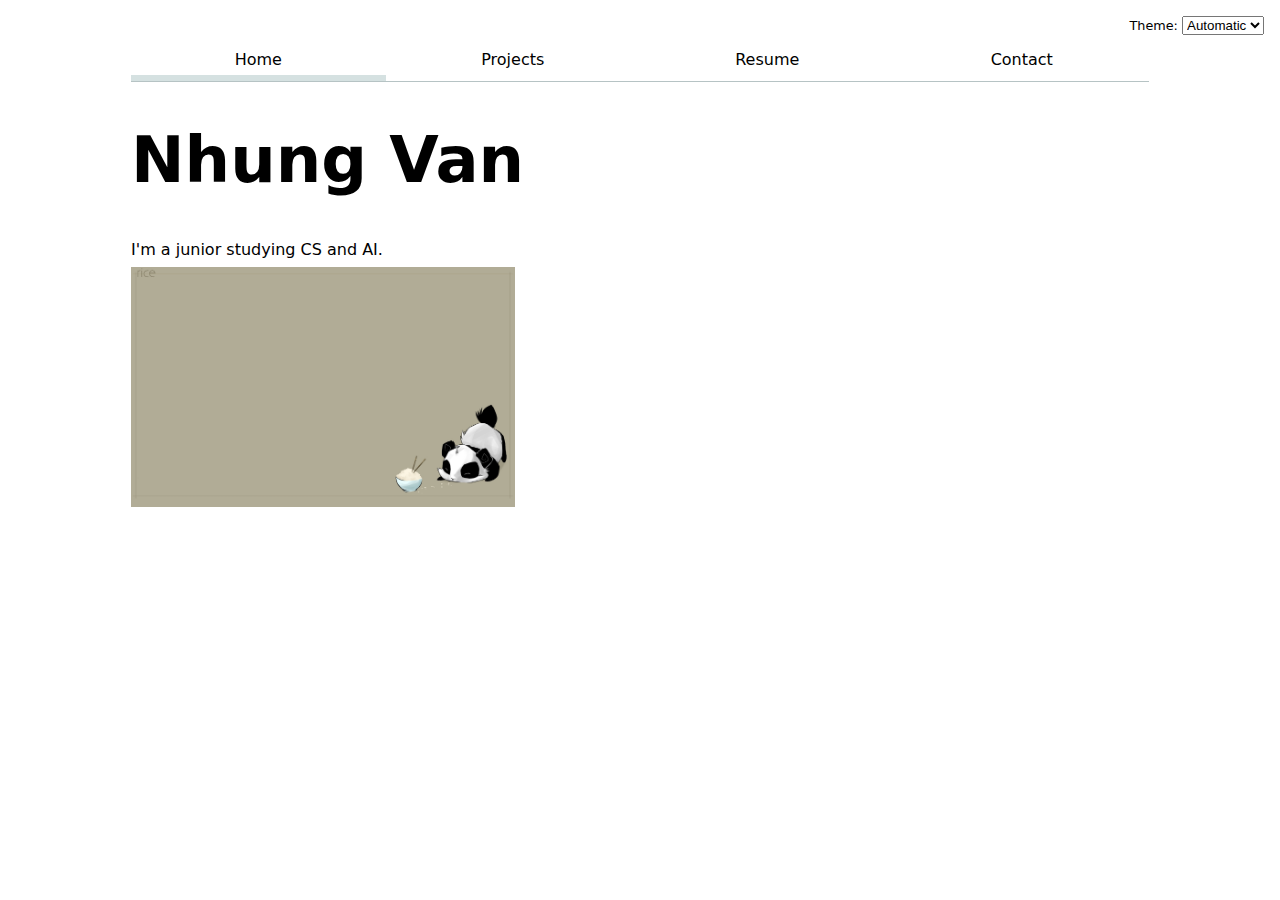
<file: index.html>
<!DOCTYPE html>
<html class="home" lang="en">
<head>
    <meta charset="UTF-8">
    <meta name="viewport" content="width=device-width, initial-scale=1.0">
    <link rel = "stylesheet" href="./style.css">
    <script type= "module" src="global.js"></script>

    <title>Nhung Van: Personal site and portfolio</title>

</head>
<body>
    <!-- <nav class="nav-bar">
        <a class="nav-link" href="/"> Home </a>
        <a class="nav-link" href="./contact/">Contact</a>
        <a class="nav-link" href="./projects">Projects</a>
        <a class="nav-link" href="./resume">Resume</a>
        <a class="nav-link" href="./assignment2/">A2 Report</a> 
    </nav> -->

    <h1>Nhung Van</h1>
    <p>I'm a junior studying CS and AI.</p>

    <img class = 'panda-img' src="./images/panda.png" alt="A picture of a panda.">

    
</body>
</html>
</file>
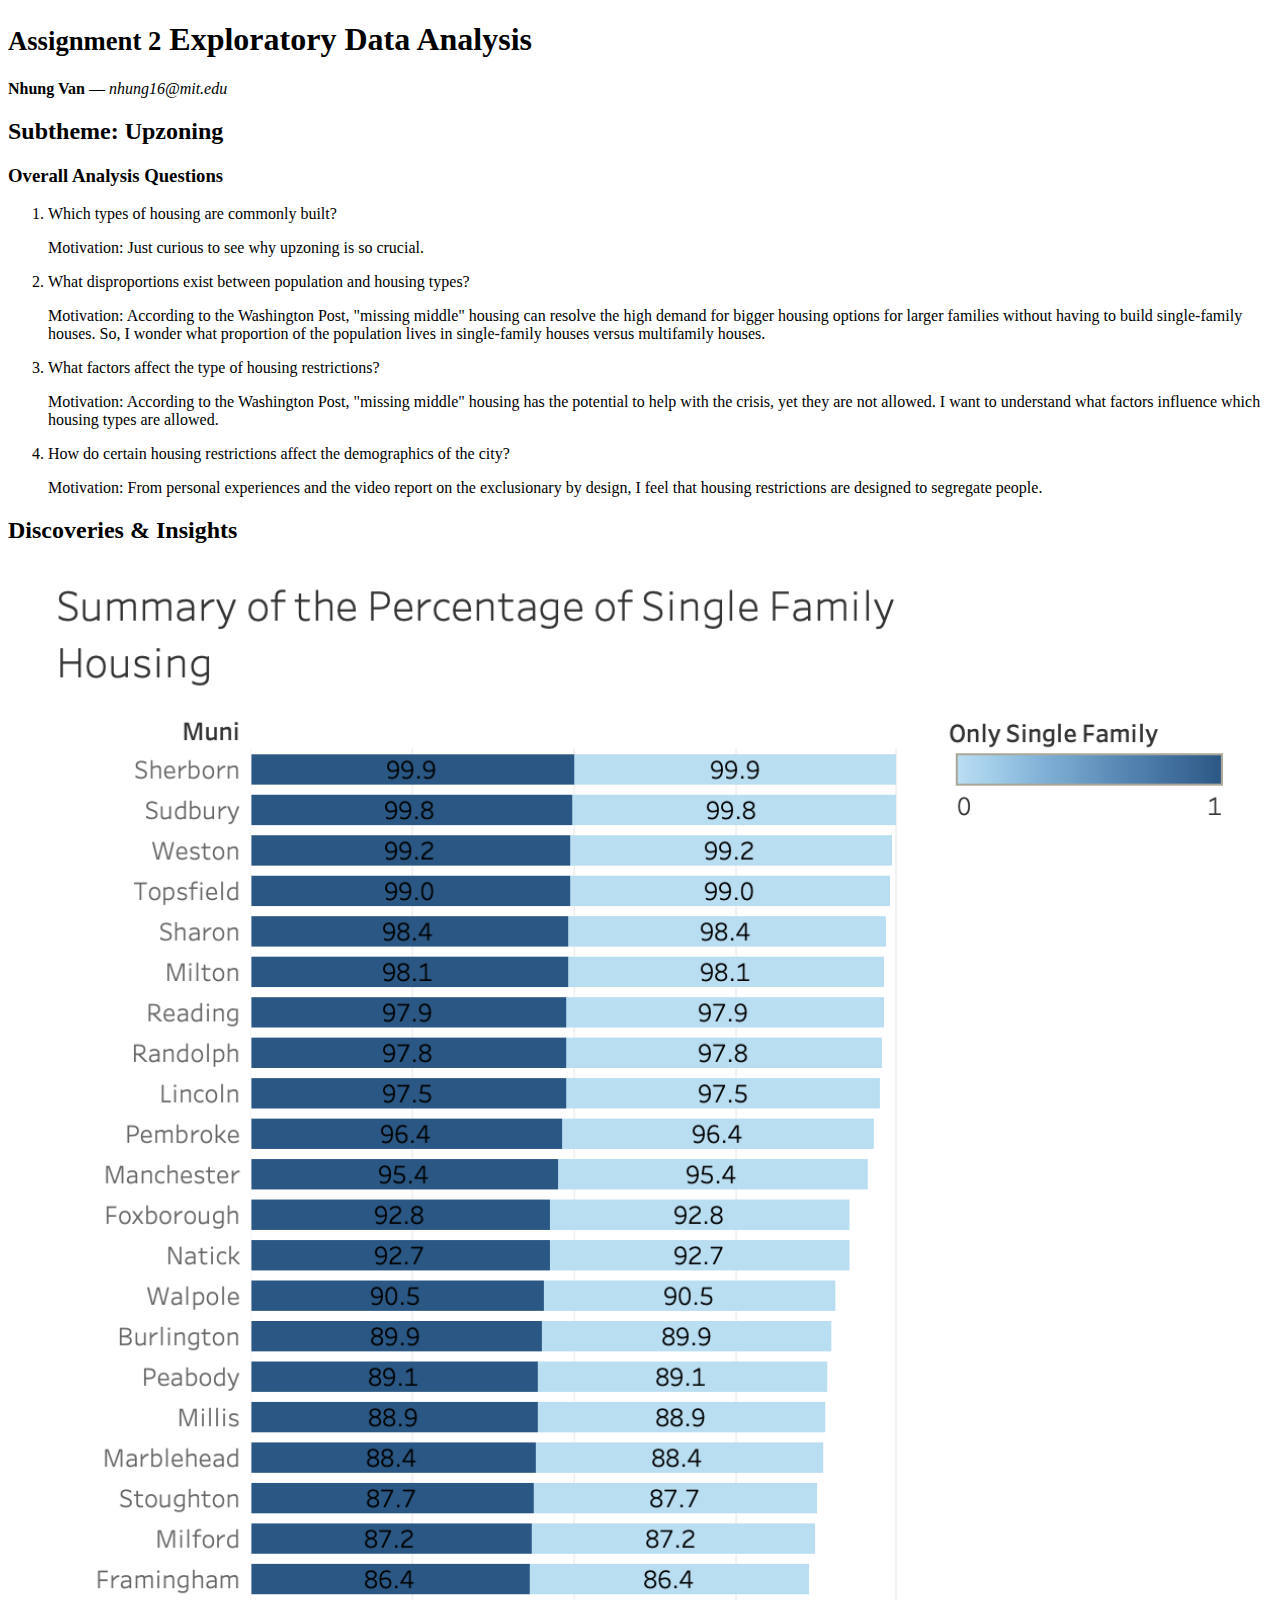
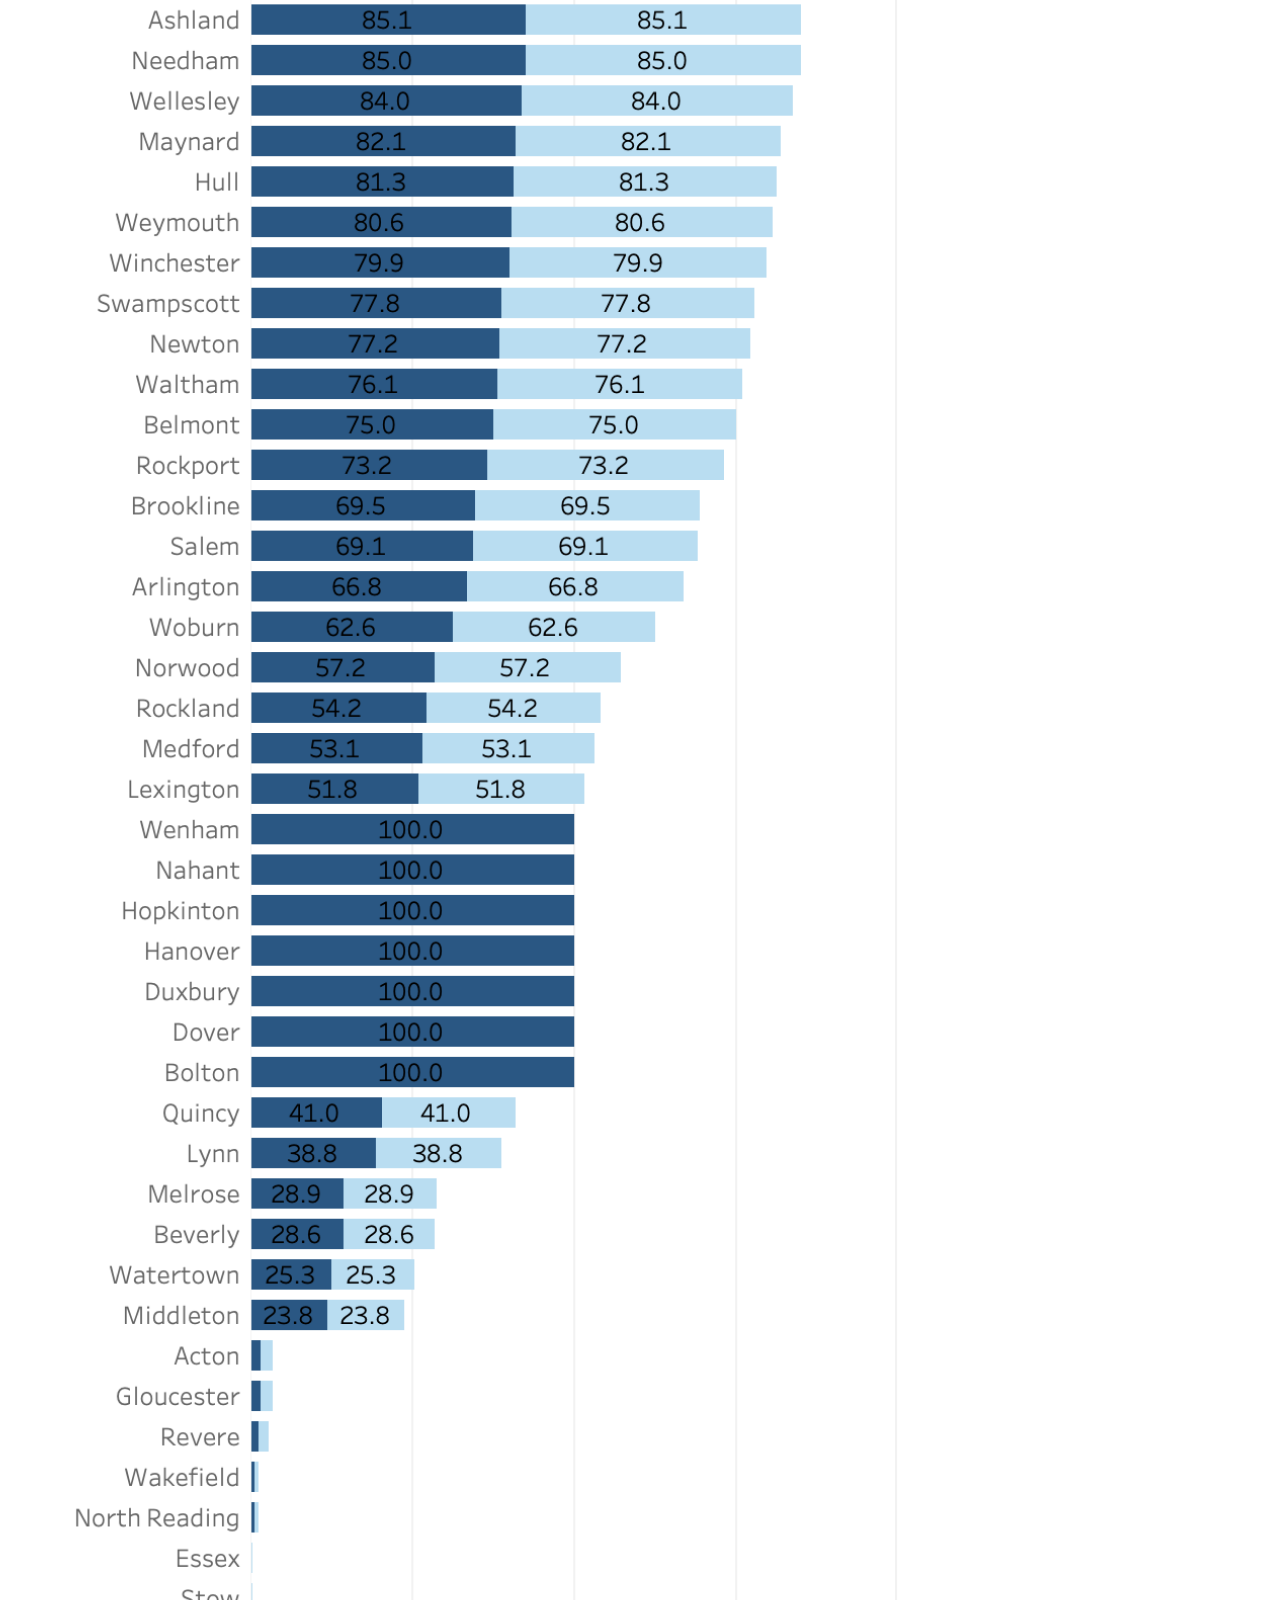
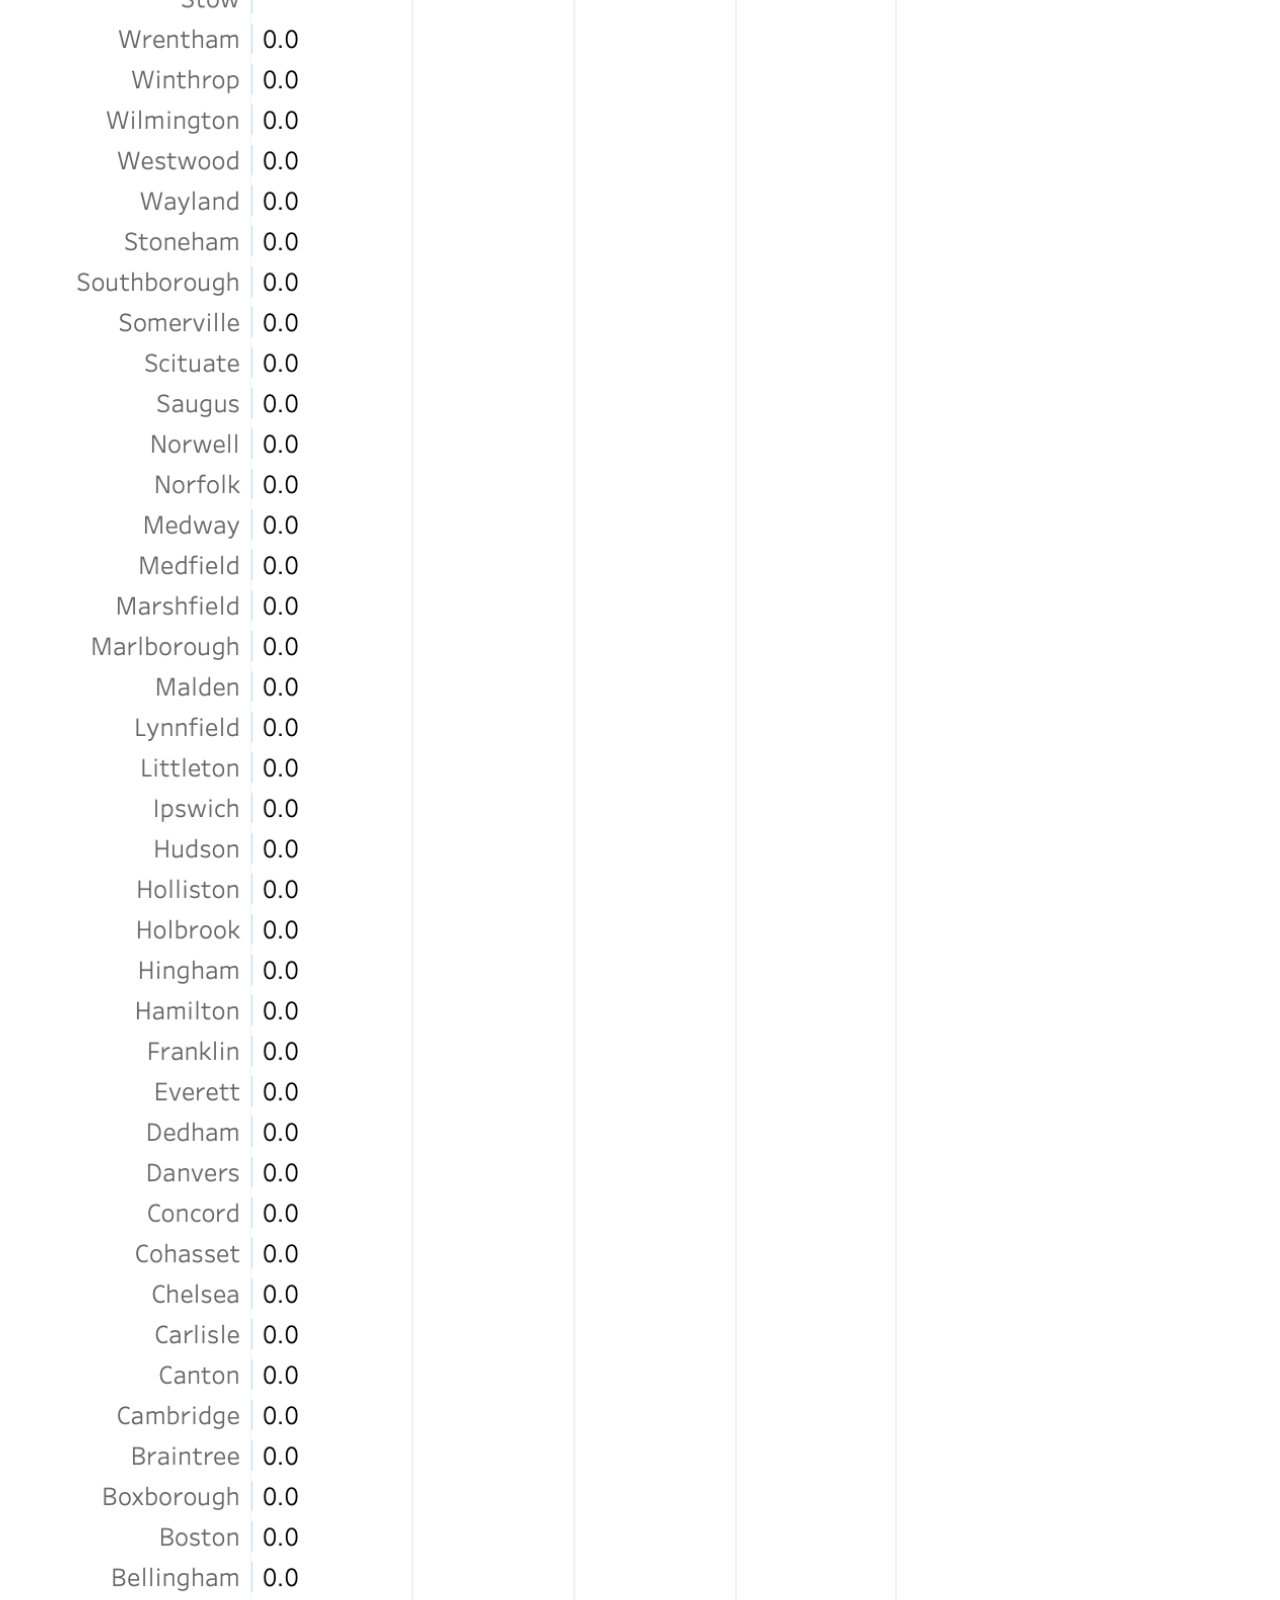
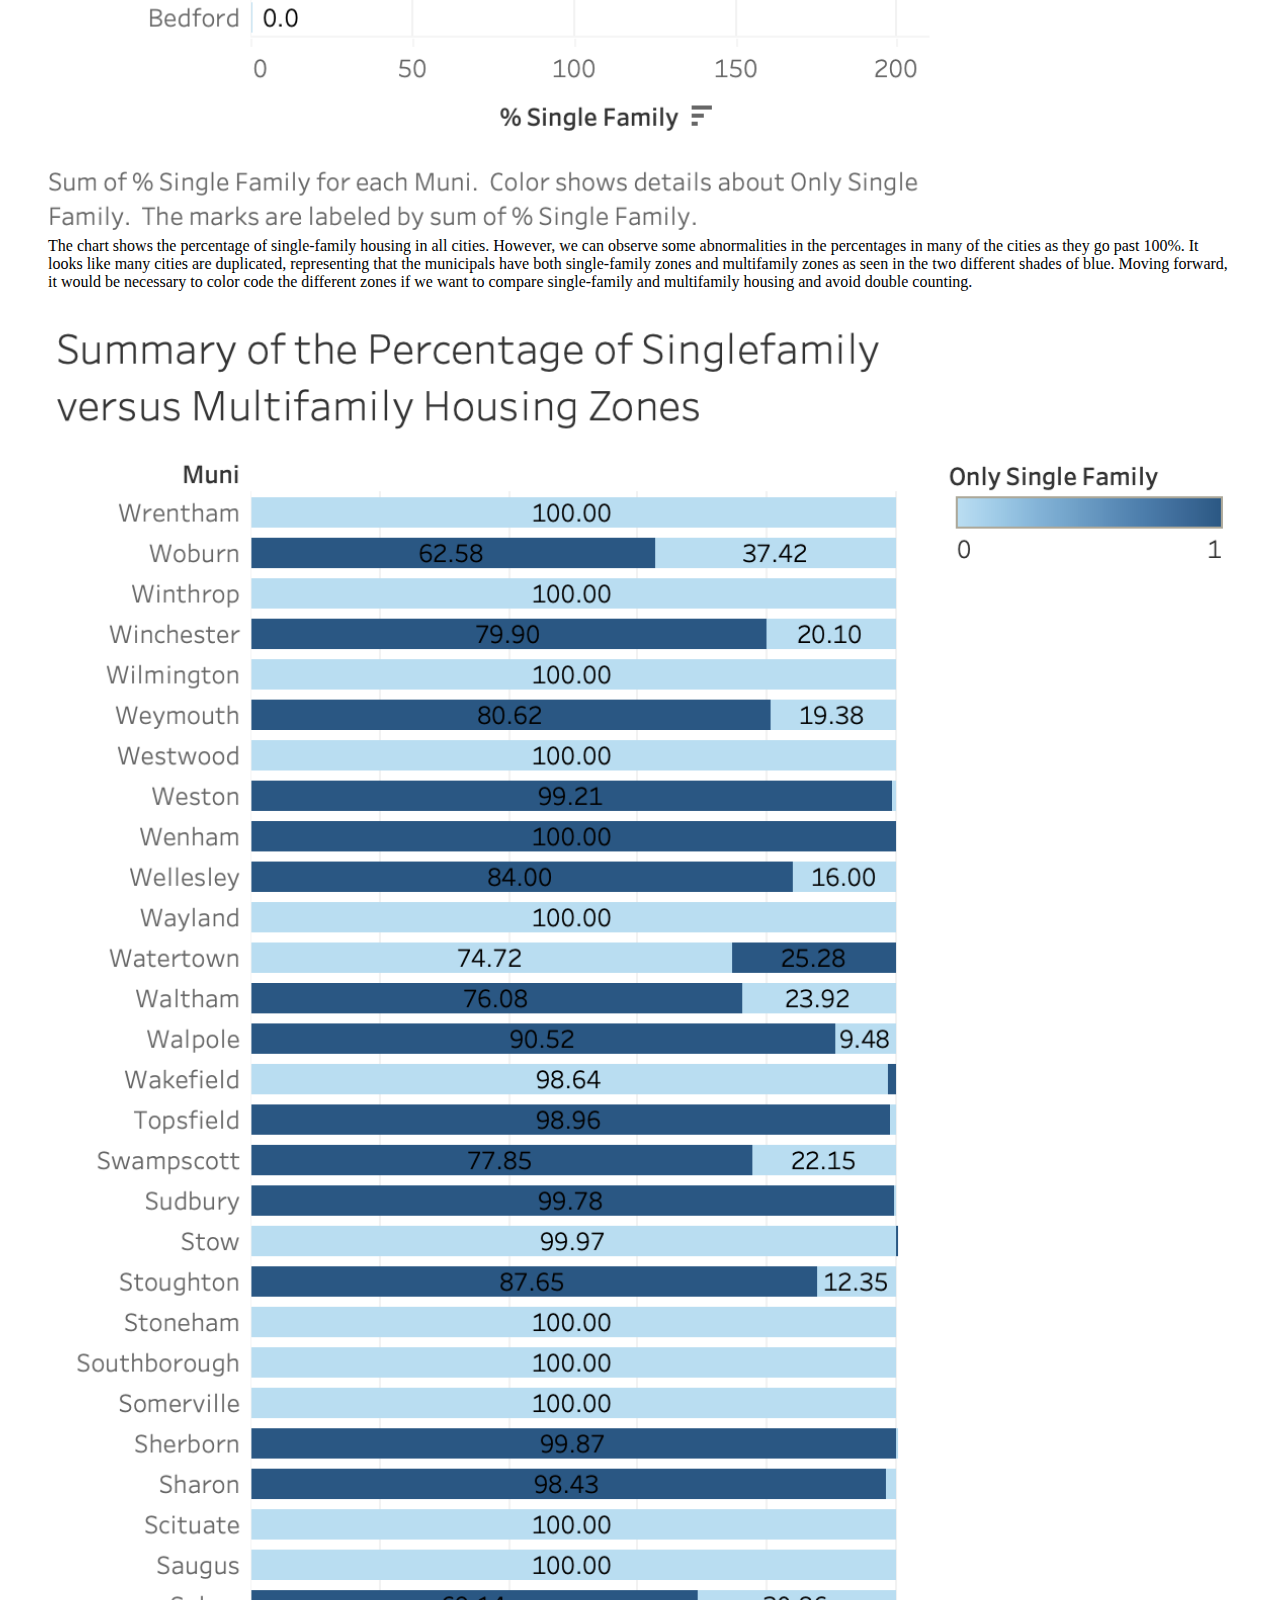
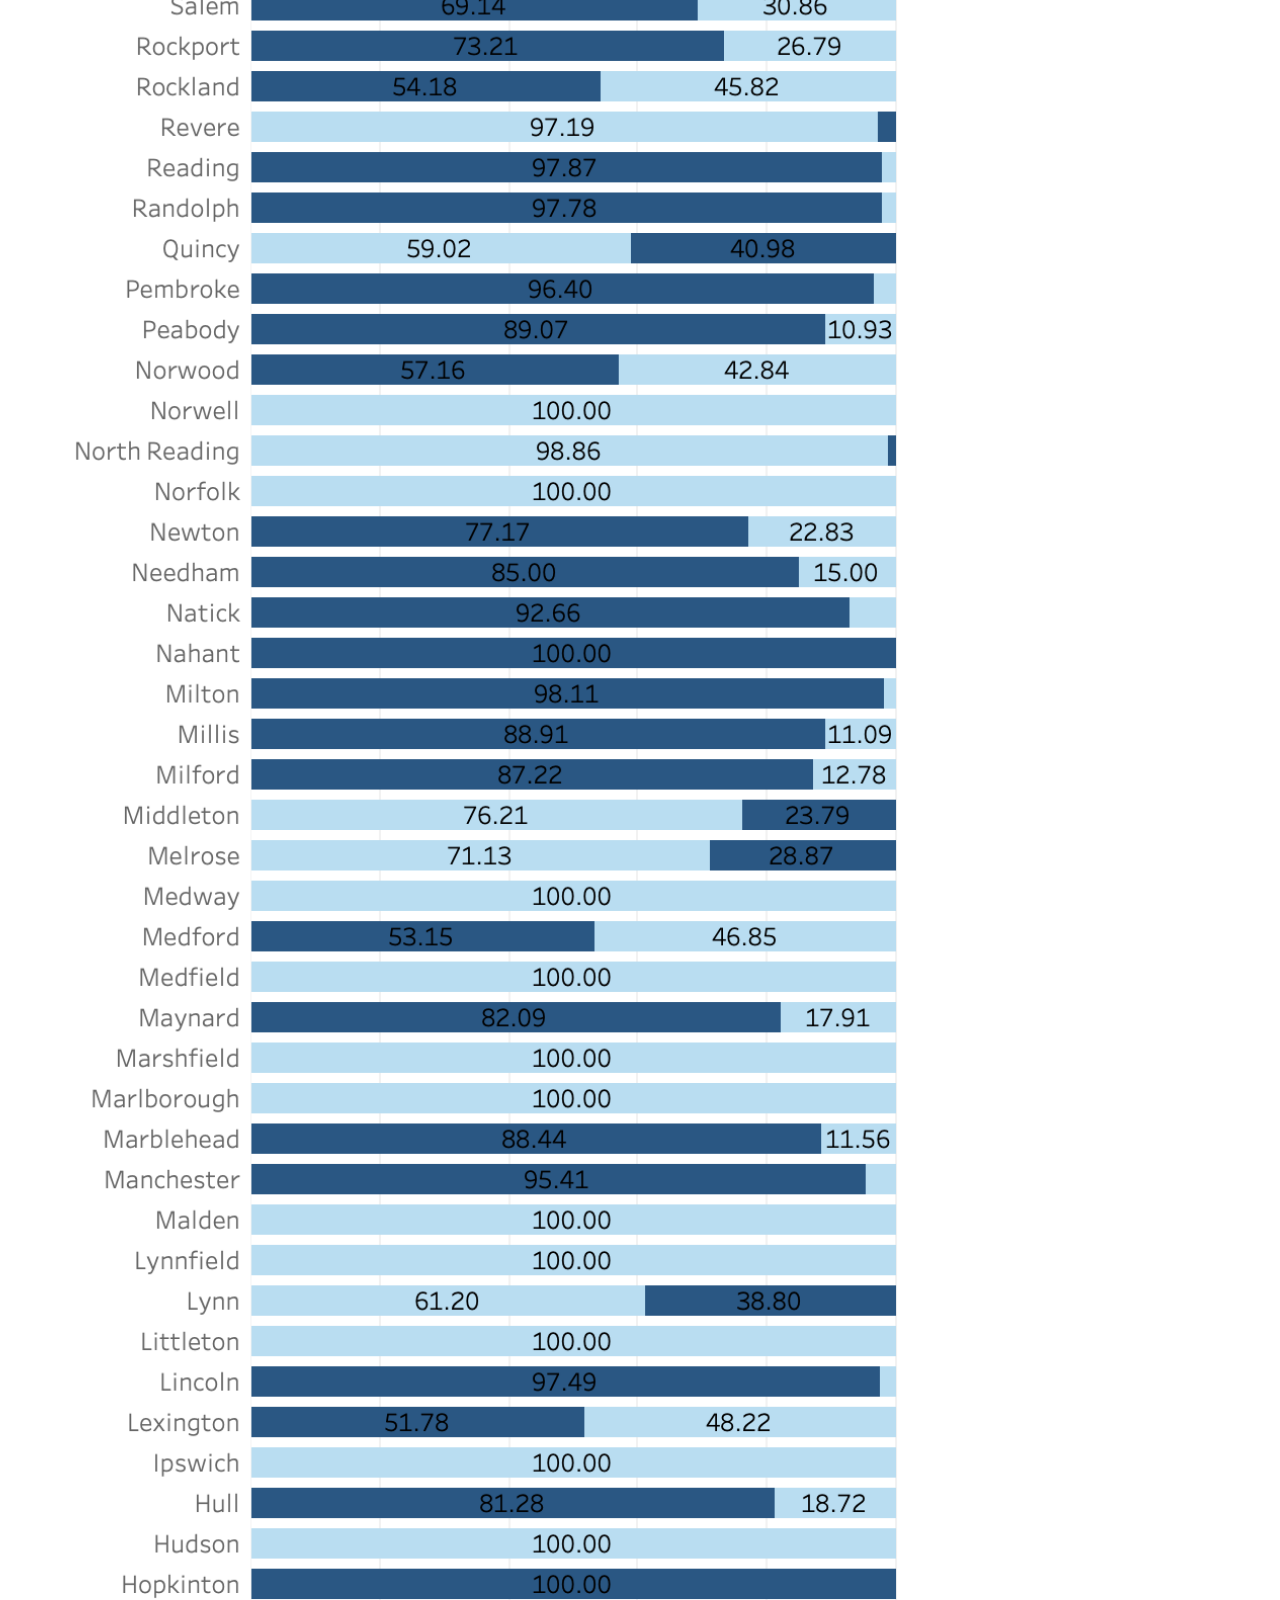
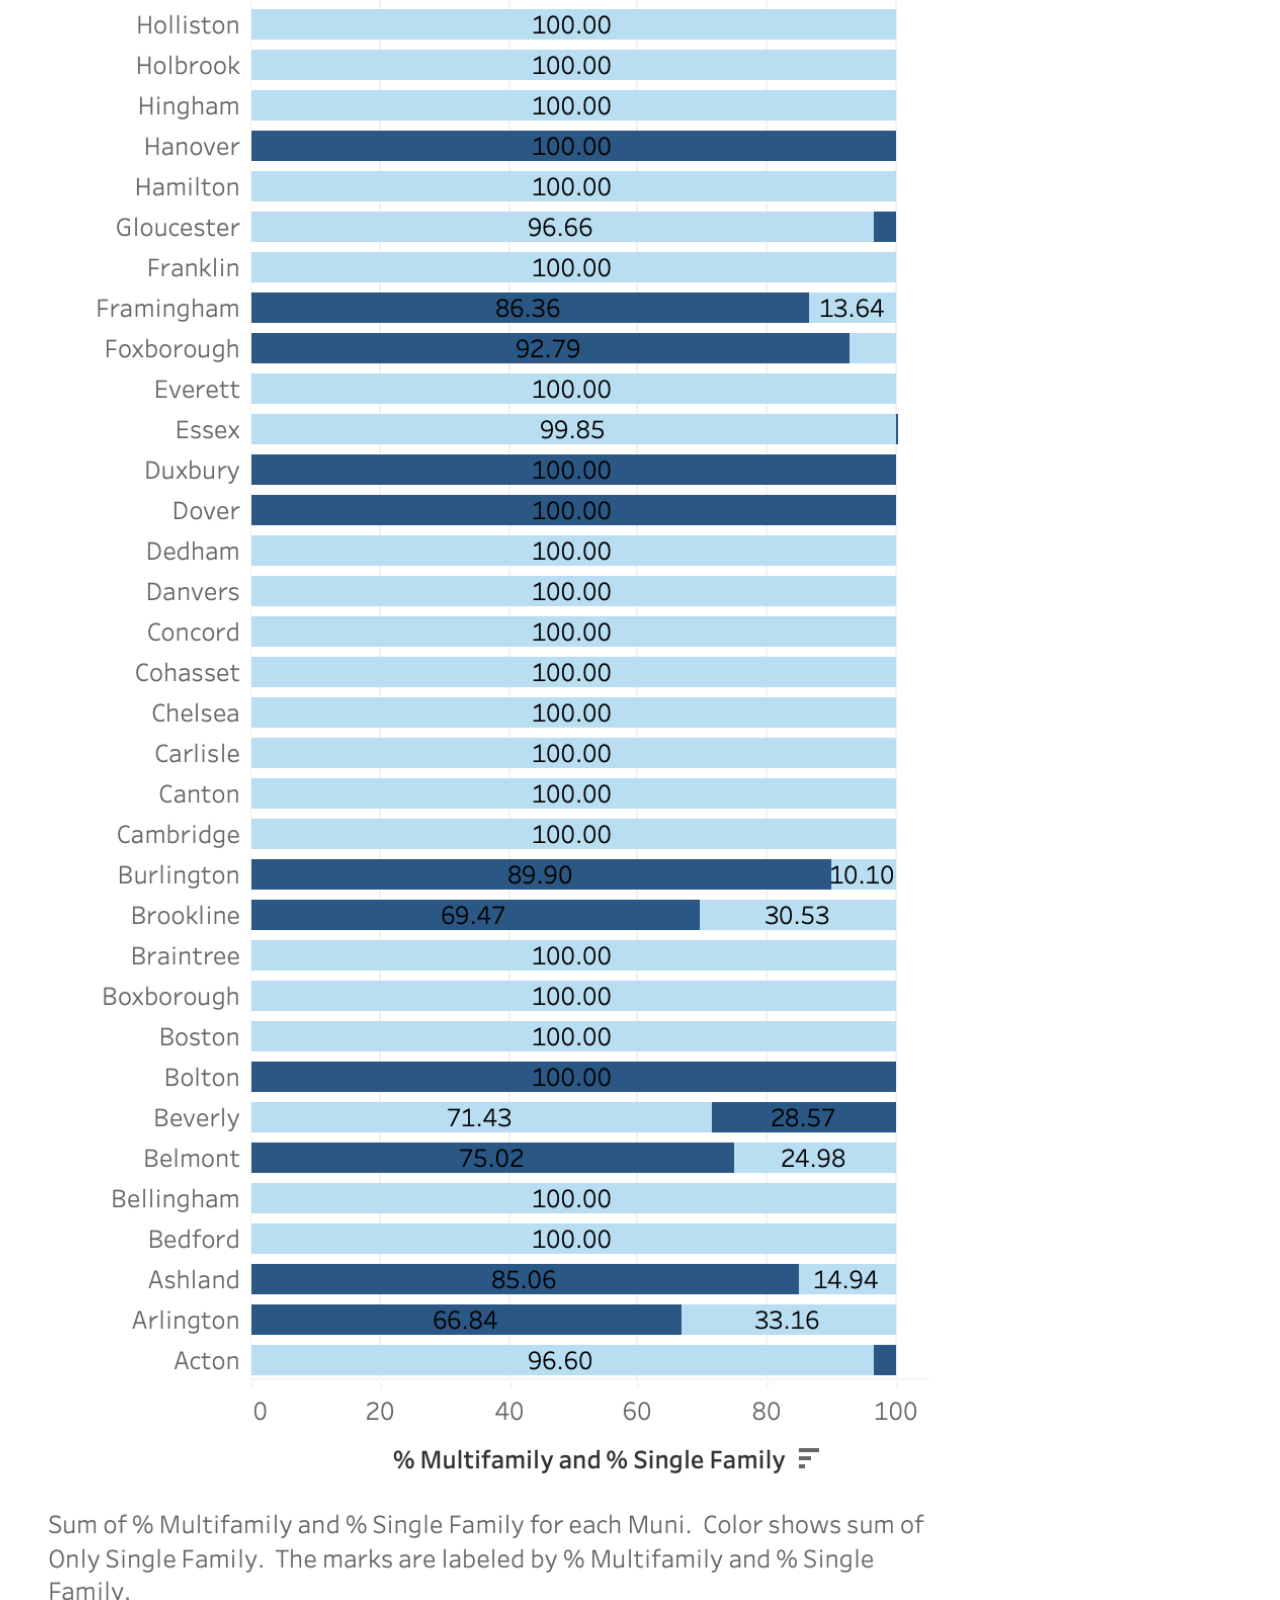
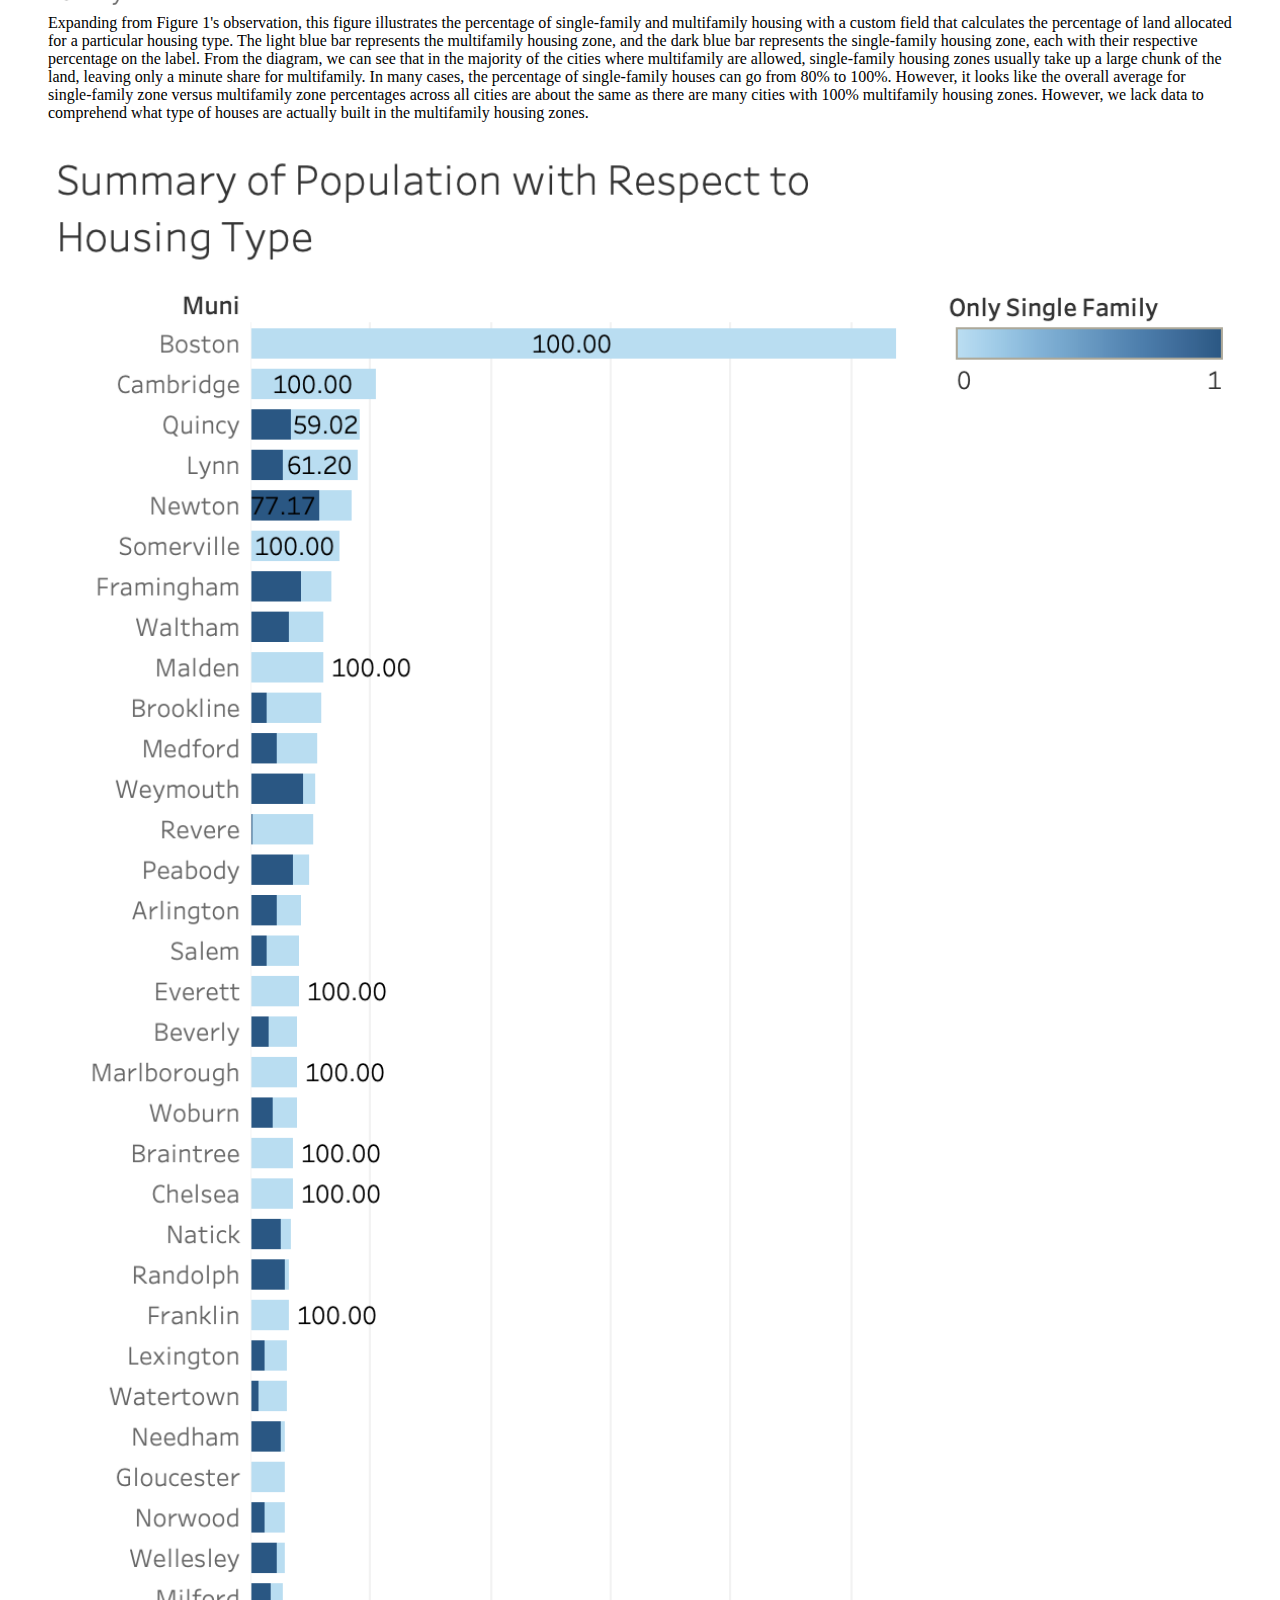
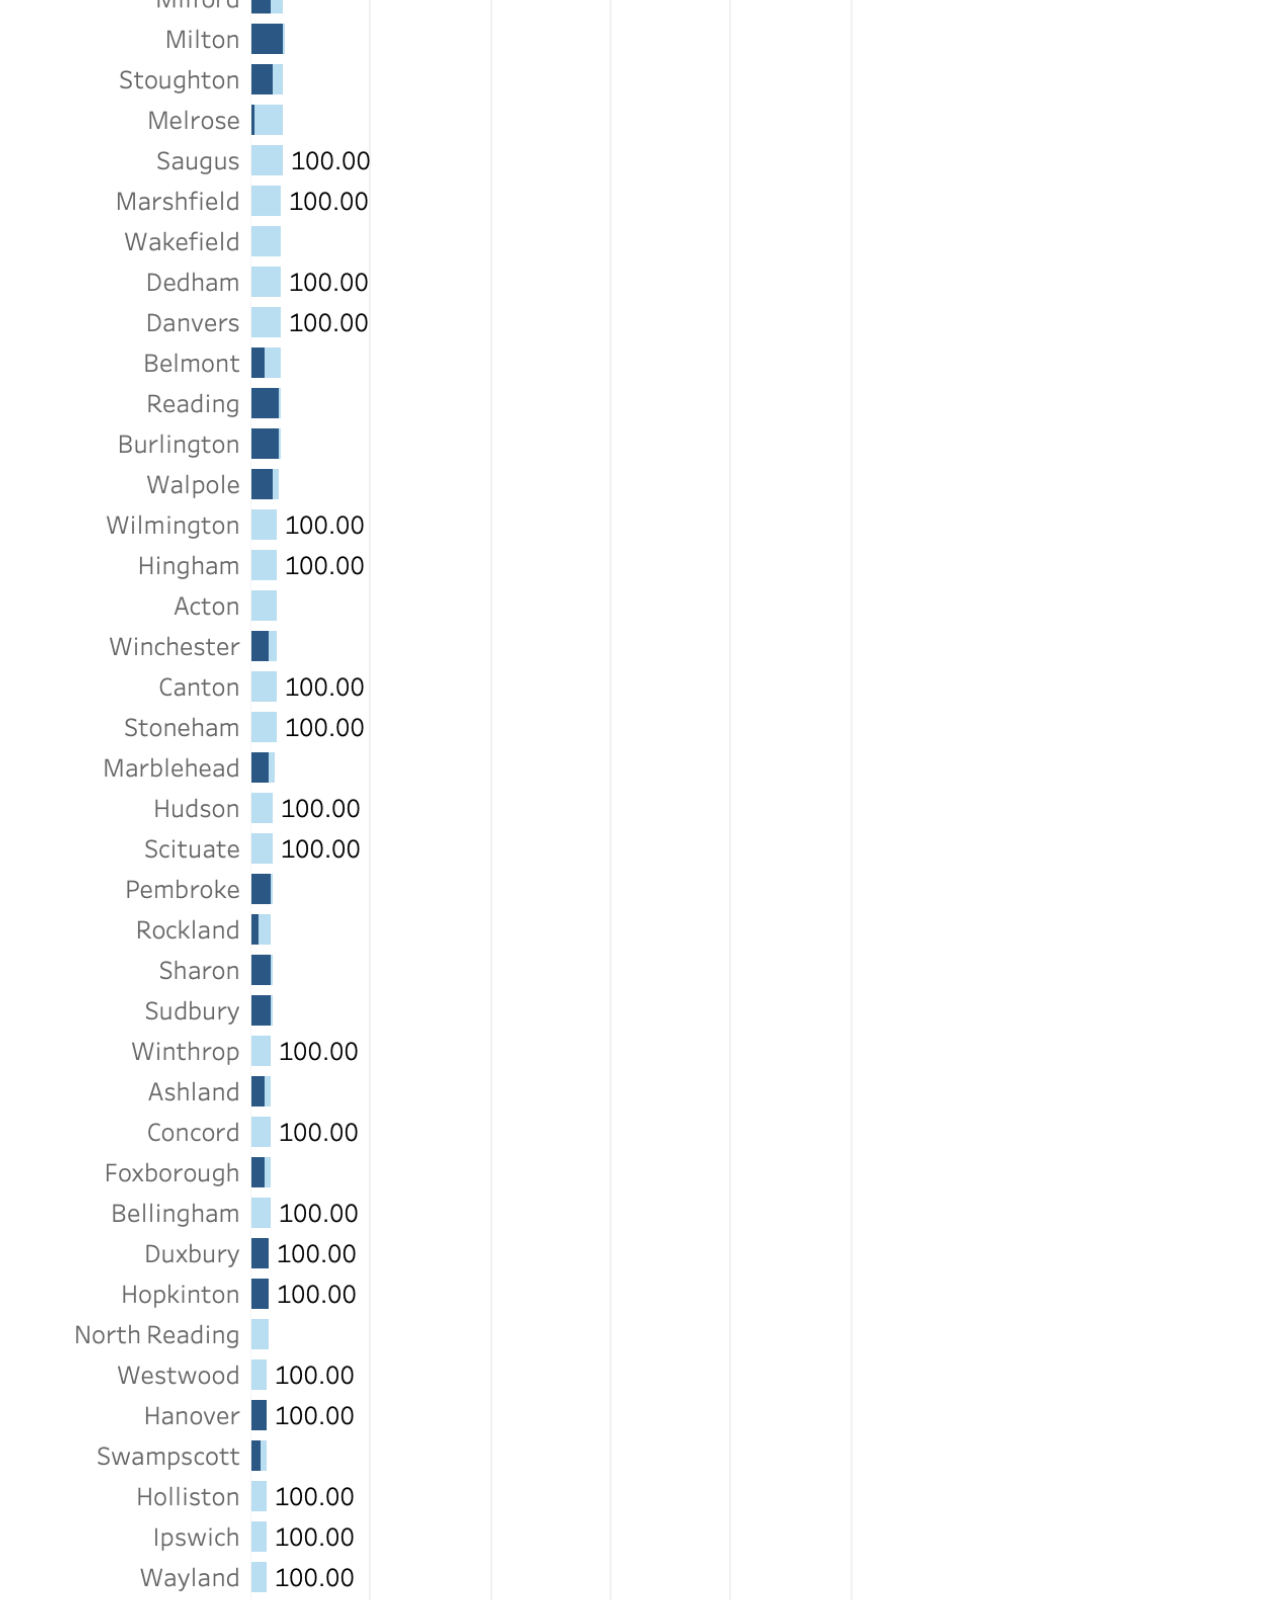
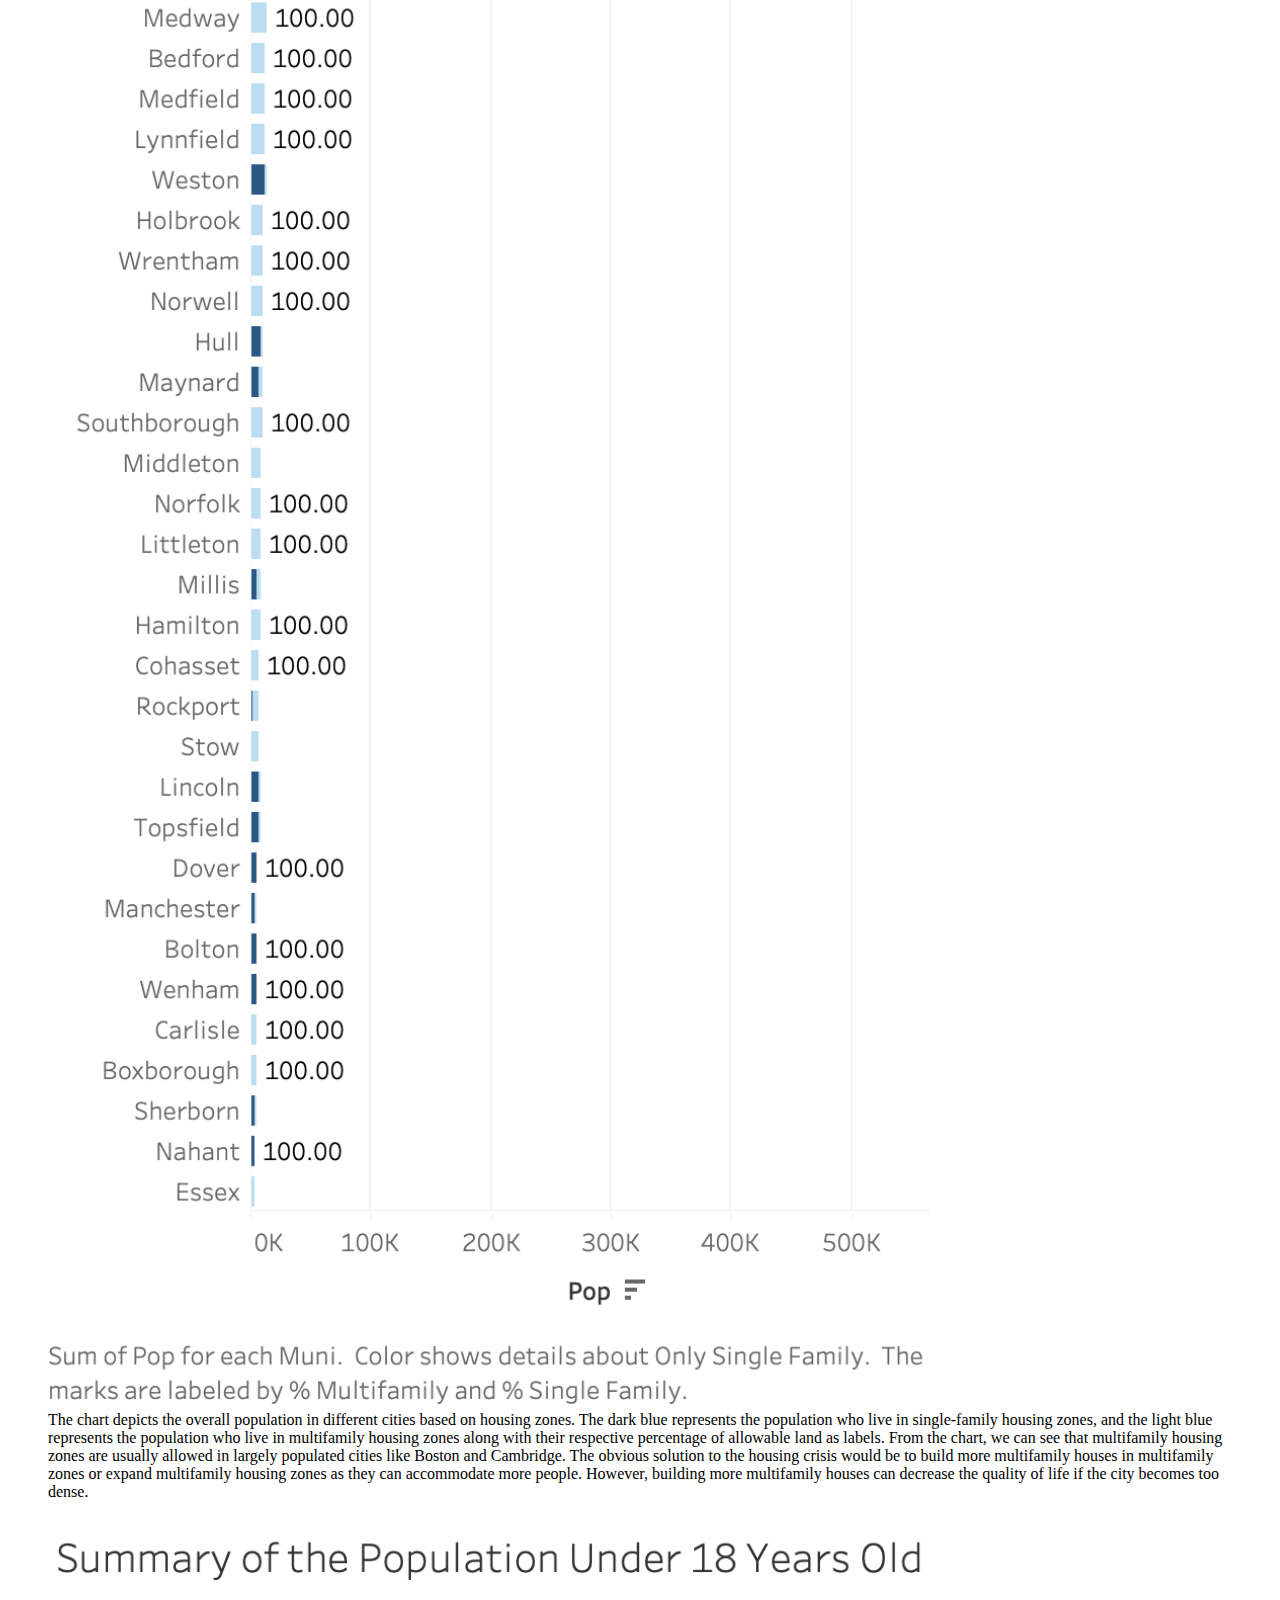
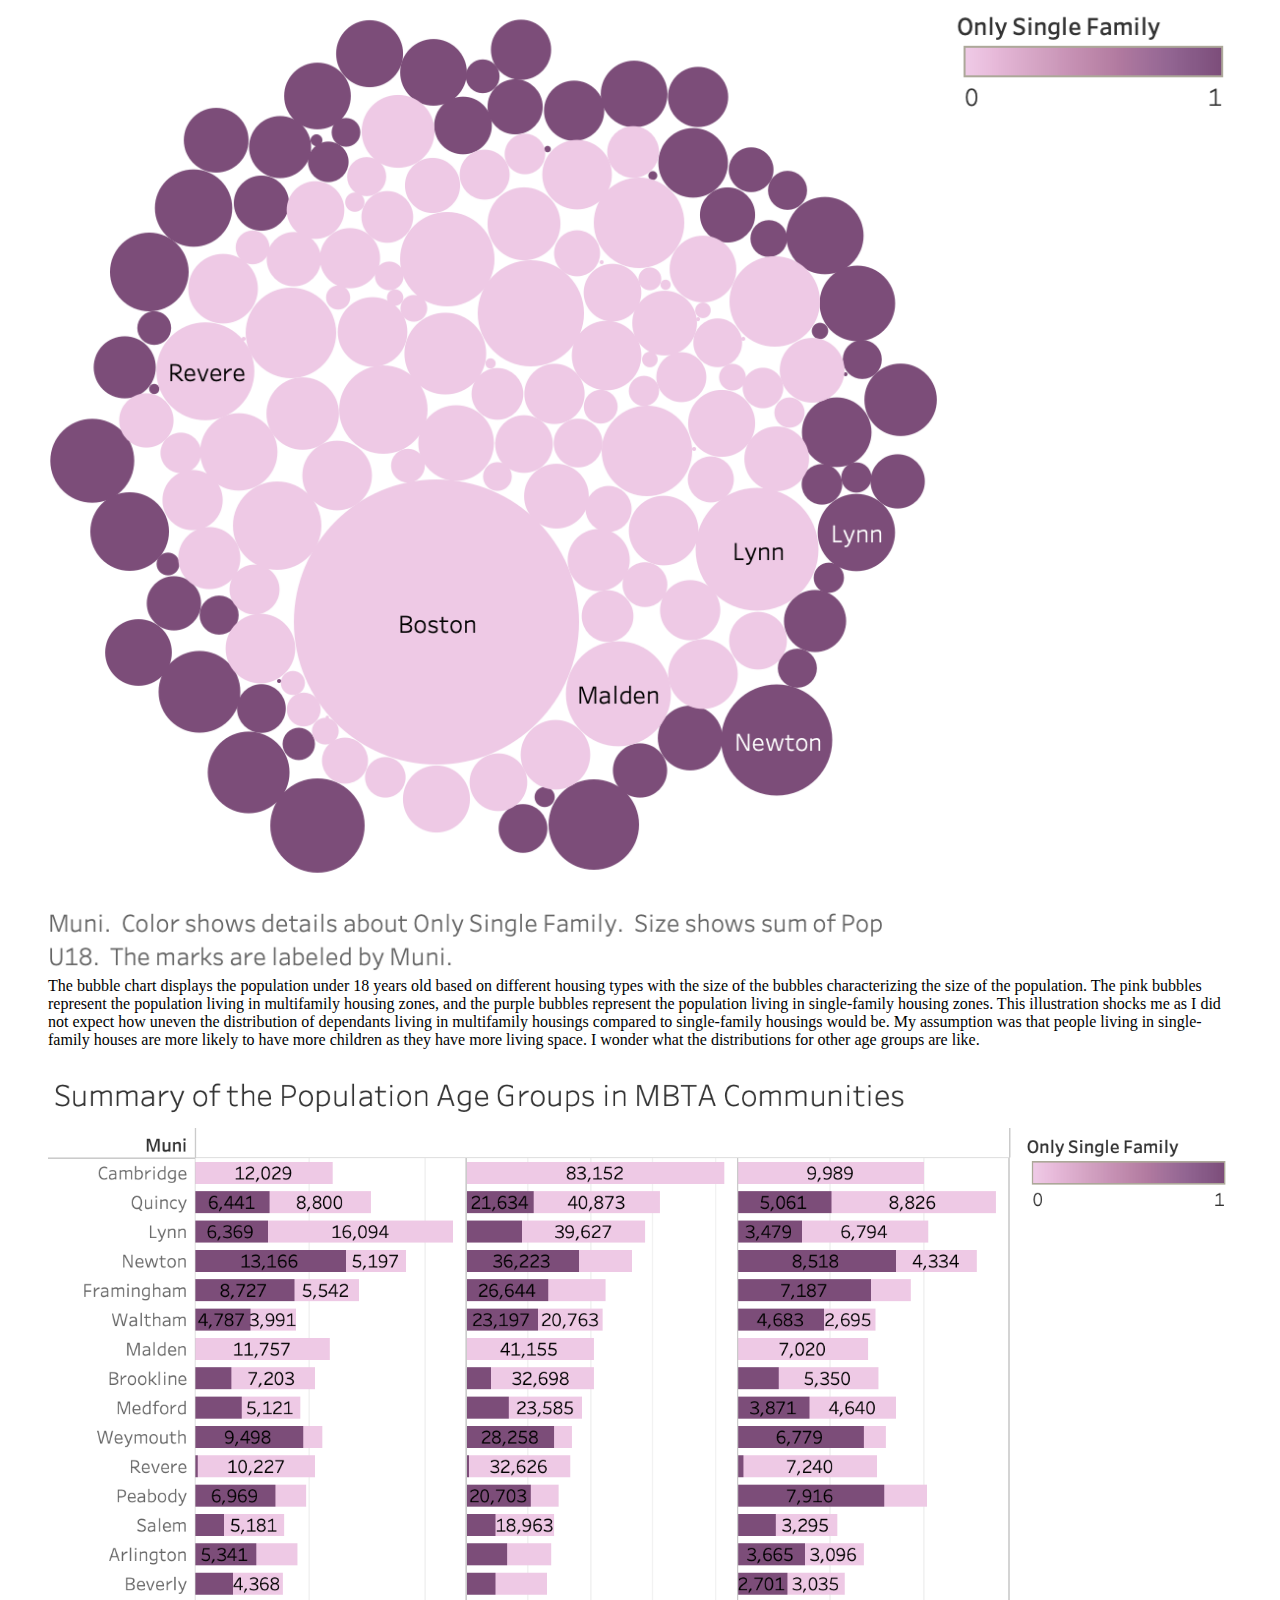
<file: assignment2/index.html>
<!DOCTYPE HTML>
<html lang="en">
<head>
	<title>Vis & Society Assignment 2</title>
	<link rel="stylesheet" href="https://vis-society.github.io/assignments/report.css" />
    <link rel="stylesheet" href="style.css" />
</head>

<body>
	<header>
		<h1>
			<small>Assignment 2</small>
			Exploratory Data Analysis
		</h1>

		<p>
			<strong>Nhung Van</strong> — <em>nhung16@mit.edu</em>
		</p>
	</header>
	<main>
		<section>
			<h2>Subtheme: Upzoning</h2>

			<h3>Overall Analysis Questions</h3>
			<ol>
                <li>Which types of housing are commonly built?</li>
                <p> Motivation: Just curious to see why upzoning is so crucial.</p>
                <li>What disproportions exist between population and housing types?</li>
                <p> Motivation: According to the Washington Post, "missing middle" housing can resolve the high demand for bigger housing options for larger families without having to build single-family houses. So, I wonder what proportion of the population lives in single-family houses versus multifamily houses.</p>
                <li>What factors affect the type of housing restrictions?</li>
                <p> Motivation: According to the Washington Post, "missing middle" housing has the potential to help with the crisis, yet they are not allowed. I want to understand what factors influence which housing types are allowed.</p>
				<li>How do certain housing restrictions affect the demographics of the city?</li>
                <p> Motivation: From personal experiences and the video report on the exclusionary by design, I feel that housing restrictions are designed to segregate people. </p>
			</ol>
            
		</section>

		<section>
			<h2>Discoveries & Insights</h2>

			<figure>
				<img src="./Sheet 1.png" alt="" />
				<figcaption>
				The chart shows the percentage of single-family housing in all cities. However, we can observe some abnormalities in the percentages in many of the cities as they go past 100%. It looks like many cities are duplicated, representing that the municipals have both single-family zones and multifamily zones as seen in the two different shades of blue. Moving forward, it would be necessary to color code the different zones if we want to compare single-family and multifamily housing and avoid double counting.
				</figcaption>
			</figure>

			<figure>
				<img src="./Sheet 2.png" alt="" />
				<figcaption>
				Expanding from Figure 1's observation, this figure illustrates the percentage of single-family and multifamily housing with a custom field that calculates the percentage of land allocated for a particular housing type. The light blue bar represents the multifamily housing zone, and the dark blue bar represents the single-family housing zone, each with their respective percentage on the label. From the diagram, we can see that in the majority of the cities where multifamily are allowed, single-family housing zones usually take up a large chunk of the land, leaving only a minute share for multifamily. In many cases, the percentage of single-family houses can go from 80% to 100%. However, it looks like the overall average for single-family zone versus multifamily zone percentages across all cities are about the same as there are many cities with 100% multifamily housing zones. However, we lack data to comprehend what type of houses are actually built in the multifamily housing zones.
				</figcaption>
			</figure>

			<figure>
				<img src="./Sheet 3.png" alt="" />
				<figcaption>
				The chart depicts the overall population in different cities based on housing zones. The dark blue represents the population who live in single-family housing zones, and the light blue represents the population who live in multifamily housing zones along with their respective percentage of allowable land as labels. From the chart, we can see that multifamily housing zones are usually allowed in largely populated cities like Boston and Cambridge. The obvious solution to the housing crisis would be to build more multifamily houses in multifamily zones or expand multifamily housing zones as they can accommodate more people. However, building more multifamily houses can decrease the quality of life if the city becomes too dense. 
				</figcaption>
			</figure>

			<figure>
				<img src="./Sheet 4.png" alt="" />
				<figcaption>
				The bubble chart displays the population under 18 years old based on different housing types with the size of the bubbles characterizing the size of the population. The pink bubbles represent the population living in multifamily housing zones, and the purple bubbles represent the population living in single-family housing zones. This illustration shocks me as I did not expect how uneven the distribution of dependants living in multifamily housings compared to single-family housings would be. My assumption was that people living in single-family houses are more likely to have more children as they have more living space. I wonder what the distributions for other age groups are like.
				</figcaption>
			</figure>

			<figure>
				<img src="Sheet 5.png" alt="" />
				<figcaption>
				The bar graphs compare the various distribution of age groups across different cities on the MBTA list (cities that allow for multifamily housing). The pink bar represents the people living in multifamily housing zones, and the dark purple bar represents those living in single-family housing. Expanding from previous observations about the population under 18, I would expect more retired people (over 65) to live in single-family houses because they are usually more established financially with no dependents. Yet, that's not the case at all. The charts indicate that the population, across all age groups, tends to have a similar distribution in single-family and multifamily housing zones. The difference depends on the cities themselves.
				</figcaption>
			</figure>

			<figure>
				<img src="Sheet 6.png" alt="" />
				<figcaption>
				The chart exhibits the percentage of households with an income of $100,000 or more next to a chart with the percentage of single-family housing. The black tick represents households living in single-family housing zones, and the dark red represents households living in multifamily housing zones. I expected to see more of a difference in the percentages between single-family and multifamily households because I expect most single-family households to have higher incomes. Yet, the numbers are about the same in most municipalities. There is also no evidence for how the percentage of allowable land for single-family housing is affected by the percentage of people with high income living in that city. However, it does look like single-family housing zones tend to have a higher percentage of households with more than $100k income.
				</figcaption>
			</figure>

			<figure>
				<img src="Sheet 7.png" alt="" />
				<figcaption>
				The chart compares the percentage of the non-white population between single-family and multifamily housing zones where red ticks represent multifamily and black ticks represent single-family. In almost every city with both single and multifamily housing, we can see that the non-white population is always higher in multifamily housing zones than in single-family housing zones. The difference is more apparent in cities like Framingham, Lynn, Medford, Randolph, Revere, and many more. We can argue that by restricting the size of multifamily housing zones, cities can purposely lower the percentage of the non-white population in the city.
				</figcaption>
			</figure>

			<figure>
				<img src="Sheet 8.png" alt="" />
				<figcaption>
				The chart compares the percentage of family and non-family households of size 5 or more living in the same building where red ticks represent multifamily and black ticks represent single-family housing zones. From the chart, we can see that single-family tend to have a higher percentage than multifamily in family households of size 5 or more. The opposite is seen in non-family households of size 5 or more. The observation intuitively makes sense since we expect larger families to live in single-family houses while larger non-family to live in multifamily houses.
				</figcaption>
			</figure>

			<figure>
				<img src="Sheet 9.png" alt="" />
				<figcaption>
				Now, we move onto the overall map to see if there is a relationship between locations. The map illustrates the population of each city with regard to single and multifamily housing zones. With so much data, it is hard to see where the boundaries of single-family housing versus multifamily housing lie in many cities. To account for this, we might want to focus only on a portion of the data at a time.
				</figcaption>
			</figure>

			<figure>
				<img src="Sheet 10.png" alt="" />
				<figcaption>
				Instead of looking at the full map, we have a zoomed-in map of the percentage of households with 100k income or more where red represents the multifamily zone and grey represents the single-family zone. As discussed before in Figure 6, single-family tends to have higher percentages than multifamily housing zones. With the map, we can also account for the size of the zones. For example, in Weston, the single-family housing zone is incredibly massive compared to the multifamily housing zone. However, the percentages are not that much of a difference. This leads me to question if there is any significant difference in living conditions in the same city across different housing zones.
				</figcaption>
			</figure>

			<figure>
				<img src="Sheet 11.png" alt="" />
				<figcaption>
				Lastly, we have a map of the percentage of non-white population where red represents the multifamily zone and grey represents the single-family zone. Expanding from Figure 7 with the size of the different zones put into perspective, we can notice that a more extensive portion of the non-white population lives in the undersized multifamily housing zones in cities with both housing types. For example, in Sudbury, 75% of the population residing in the multifamily housing zone is non-white, and only 10% of the population living in the single-family housing zone is non-white. 
				</figcaption>
			</figure>
		</section>

		<section>
			<h2>Summary</h2>

			<p>
			In the Metro Boston Municipalities, cities have zones for only single-family housing and zones where multifamily housings are allowed. In this analysis, we have identified the different housing zone allocations, the disproportions between housing types and populations, and the demographics in various housing zones. Looking at the numbers alone, single-family and multifamily housing zones might look even. However, closer inspection within cities with both zones, the population in single-family housing zones tends to be disproportionate to the size of allocated land. On the other hand, multifamily housing zones tend to be overpopulated due to smaller land allocations. The results also indicate that non-white people with lower incomes tend to live in the multifamily housing zones. It is not clear, however, what types of houses are actually built in multifamily housing zones. With only information about the population, income, households, race, and housing zones, it is also hard to determine the exact factors that impact housing restrictions. Some options to explore in the future are to collect data about buildings (types of shops, companies, schools, etc.), number of parks, sizes of different housing zones, and types of houses built in different housing zones. This additional data will allow us to further our analysis to understand what factors affect housing restrictions and types of commonly built houses.
			</p>
		</section>
	</main>
</body>
</html>
</file>
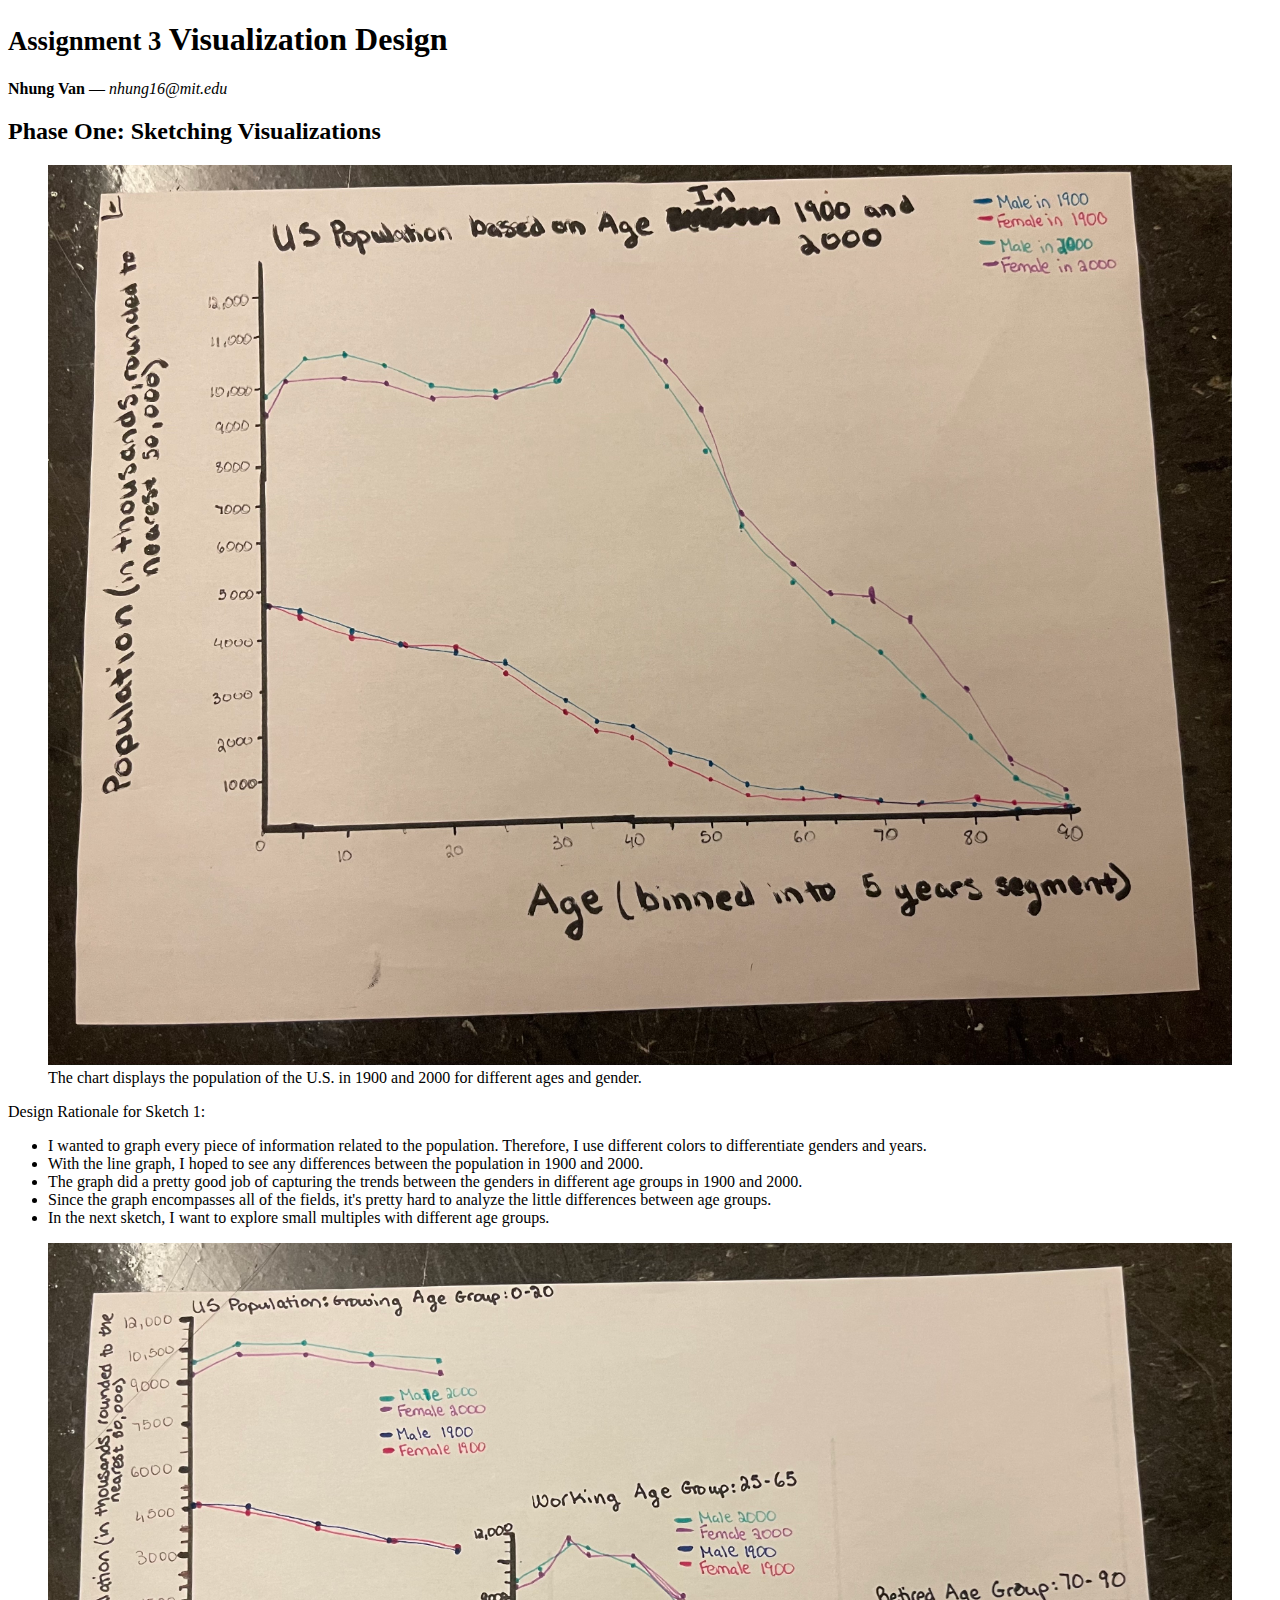
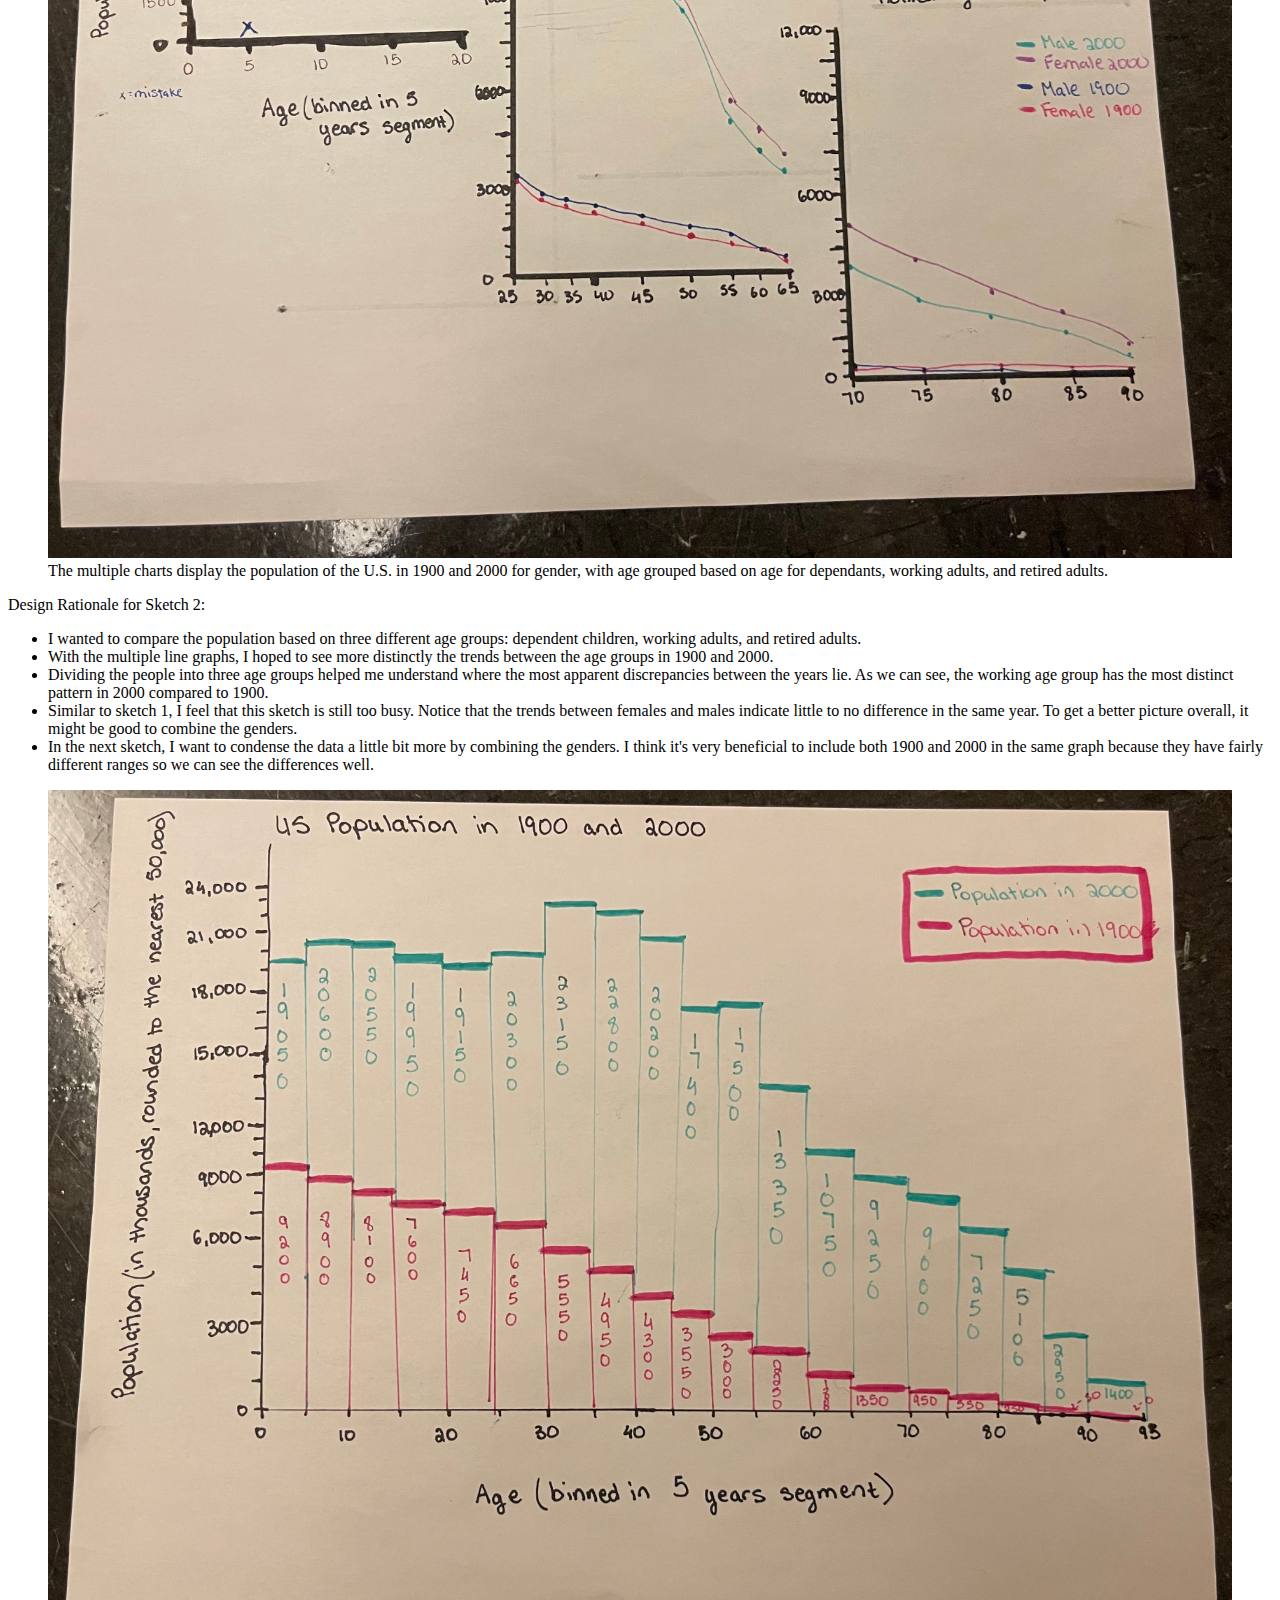
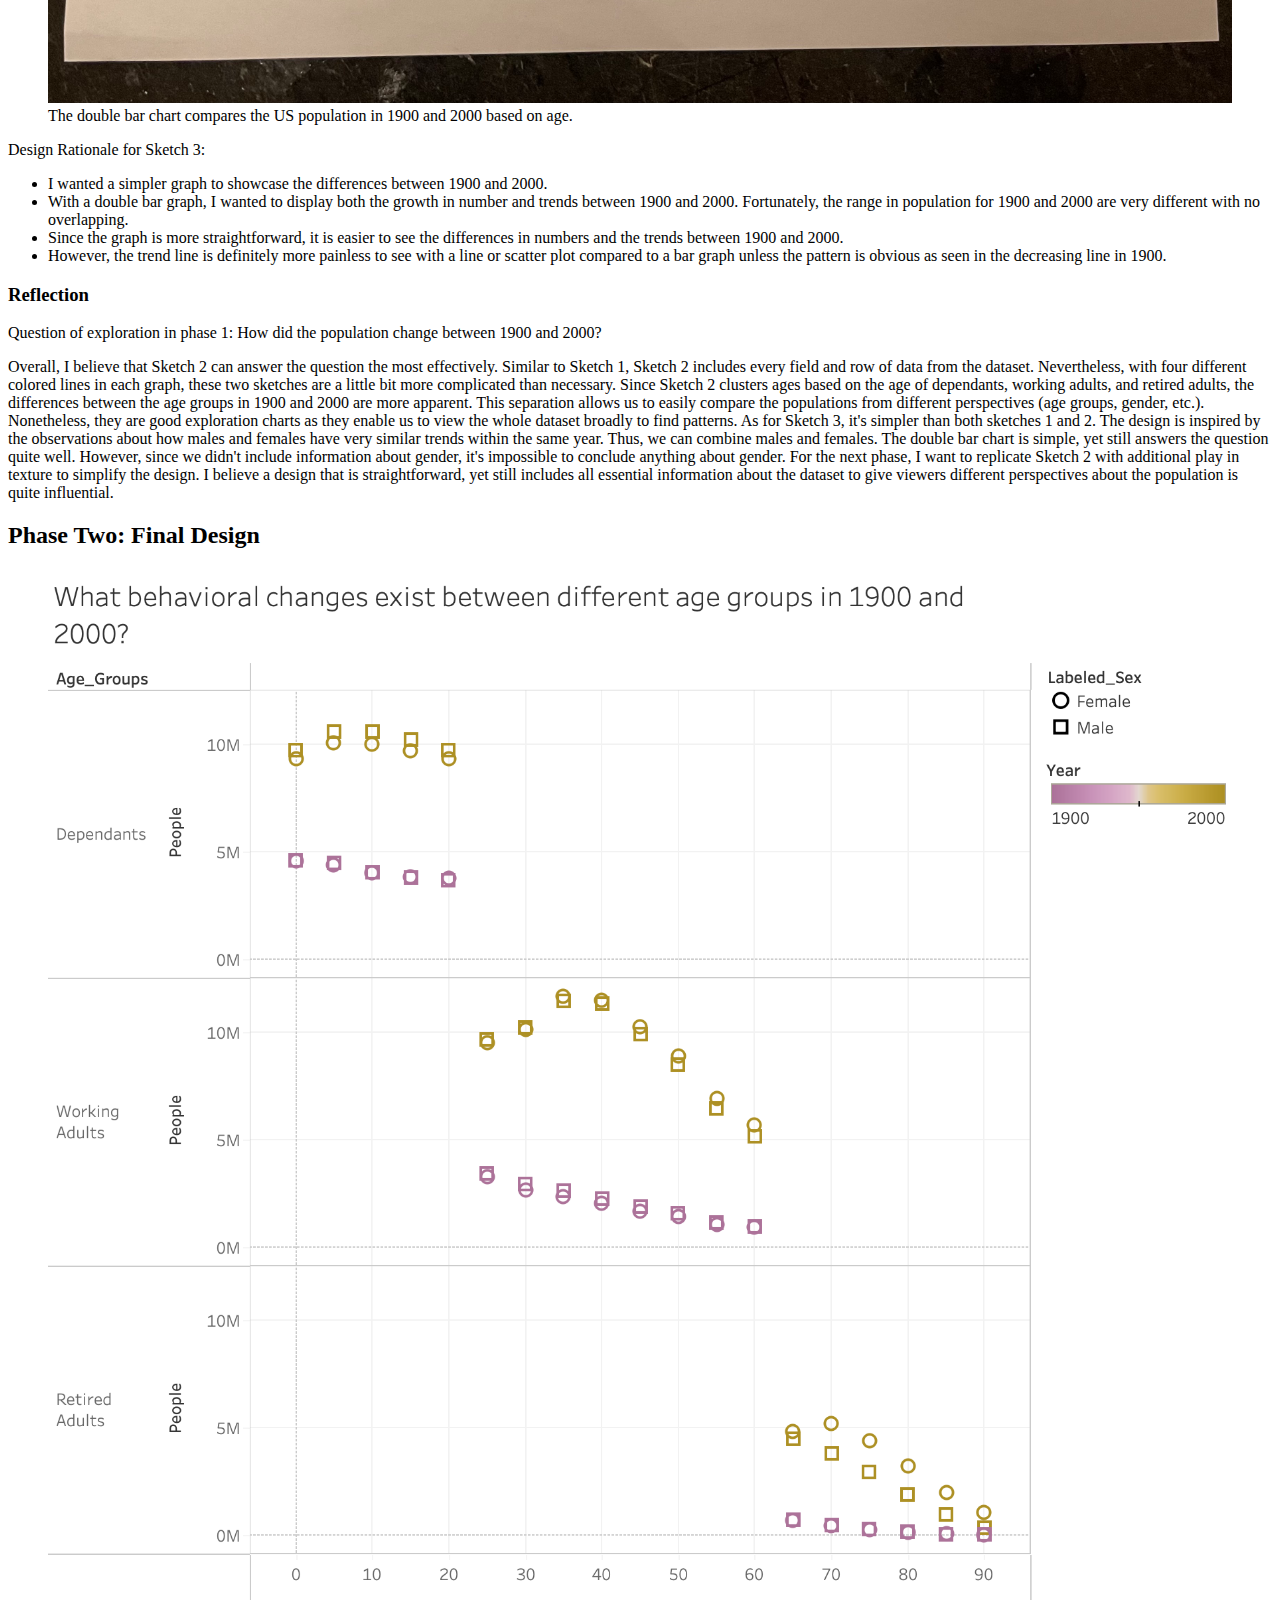
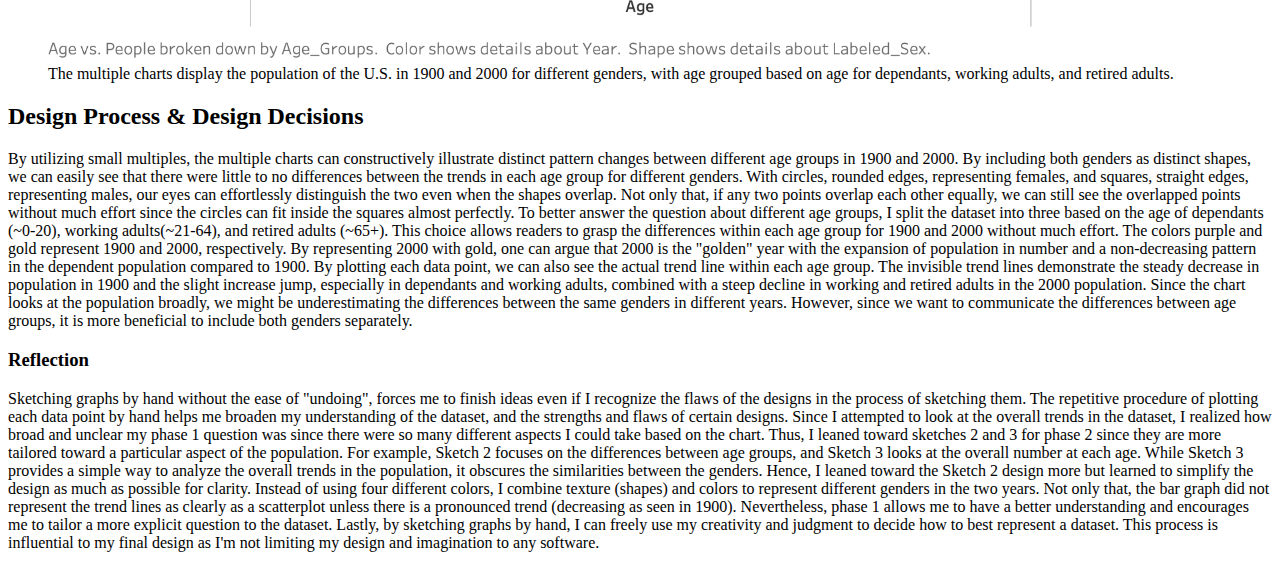
<file: assignment3/index.html>
<!DOCTYPE HTML>
<html lang="en">
<head>
	<title>Vis & Society Assignment 3</title>
	<link rel="stylesheet" href="https://vis-society.github.io/assignments/report.css" />
    <link rel="stylesheet" href="style.css" />
</head>

<body>
	<header>
		<h1>
			<small>Assignment 3</small>
			Visualization Design
		</h1>

		<p>
			<strong>Nhung Van</strong> — <em>nhung16@mit.edu</em>
		</p>
	</header>

	<main>
		<section>
			<h2>Phase One: Sketching Visualizations</h2>

      <figure>
				<img src="./sketch1.jpeg" alt="" />
				<figcaption>
					The chart displays the population of the U.S. in 1900 and 2000 for different ages and gender.
				</figcaption>
			</figure>

			<p>
				Design Rationale for Sketch 1:
			</p>

			<ul>
				<li> I wanted to graph every piece of information related to the population. Therefore, I use different colors to differentiate genders and years.</li>
				<li> With the line graph, I hoped to see any differences between the population in 1900 and 2000. </li>
				<li>The graph did a pretty good job of capturing the trends between the genders in different age groups in 1900 and 2000.</li>
                <li>Since the graph encompasses all of the fields, it's pretty hard to analyze the little differences between age groups.</li>
                <li>In the next sketch, I want to explore small multiples with different age groups.</li>
			</ul>

      <figure>
				<img src="./sketch2.jpeg" alt="" />
				<figcaption>
                    The multiple charts display the population of the U.S. in 1900 and 2000 for gender, with age grouped based on age for dependants, working adults, and retired adults.
				</figcaption>
			</figure>

			<p>
				Design Rationale for Sketch 2:
			</p>

			<ul>
				<li>I wanted to compare the population based on three different age groups: dependent children, working adults, and retired adults.</li>
				<li>With the multiple line graphs, I hoped to see more distinctly the trends between the age groups in 1900 and 2000.</li>
				<li>Dividing the people into three age groups helped me understand where the most apparent discrepancies between the years lie. As we can see, the working age group has the most distinct pattern in 2000 compared to 1900. </li>
                <li> Similar to sketch 1, I feel that this sketch is still too busy. Notice that the trends between females and males indicate little to no difference in the same year. To get a better picture overall, it might be good to combine the genders.</li>
                <li>In the next sketch, I want to condense the data a little bit more by combining the genders. I think it's very beneficial to include both 1900 and 2000 in the same graph because they have fairly different ranges so we can see the differences well.</li>

			</ul>

      <figure>
				<img src="./sketch3.jpeg" alt="" />
				<figcaption>
                    The double bar chart compares the US population in 1900 and 2000 based on age.
				</figcaption>
			</figure>

			<p>
				Design Rationale for Sketch 3:
			</p>

			<ul>
				<li>I wanted a simpler graph to showcase the differences between 1900 and 2000.</li>
				<li>With a double bar graph, I wanted to display both the growth in number and trends between 1900 and 2000. Fortunately, the range in population for 1900 and 2000 are very different with no overlapping. </li>
				<li>Since the graph is more straightforward, it is easier to see the differences in numbers and the trends between 1900 and 2000.</li>
                <li>However, the trend line is definitely more painless to see with a line or scatter plot compared to a bar graph unless the pattern is obvious as seen in the decreasing line in 1900.</li>
			</ul>

      <h3>Reflection</h3>
        <p>
            Question of exploration in phase 1: How did the population change between 1900 and 2000?
        </p>
      <p>
        Overall, I believe that Sketch 2 can answer the question the most effectively. Similar to Sketch 1, Sketch 2 includes every field and row of data from the dataset. Nevertheless, with four different colored lines in each graph, these two sketches are a little bit more complicated than necessary. Since Sketch 2 clusters ages based on the age of dependants, working adults, and retired adults, the differences between the age groups in 1900 and 2000 are more apparent. This separation allows us to easily compare the populations from different perspectives (age groups, gender, etc.). Nonetheless, they are good exploration charts as they enable us to view the whole dataset broadly to find patterns. As for Sketch 3, it's simpler than both sketches 1 and 2. The design is inspired by the observations about how males and females have very similar trends within the same year. Thus, we can combine males and females. The double bar chart is simple, yet still answers the question quite well. However, since we didn't include information about gender, it's impossible to conclude anything about gender. For the next phase, I want to replicate Sketch 2 with additional play in texture to simplify the design. I believe a design that is straightforward, yet still includes all essential information about the dataset to give viewers different perspectives about the population is quite influential.
      </p>

		</section>

		<section>
			<h2>Phase Two: Final Design</h2>

			<figure>
				<img src="final_chart.png" alt="" />
				<figcaption>
					The multiple charts display the population of the U.S. in 1900 and 2000 for different genders, with age grouped based on age for dependants, working adults, and retired adults.
				</figcaption>
			</figure>
		</section>

		<section>
			<h2>Design Process & Design Decisions</h2>

		<p>
			By utilizing small multiples, the multiple charts can constructively illustrate distinct pattern changes between different age groups in 1900 and 2000. By including both genders as distinct shapes, we can easily see that there were little to no differences between the trends in each age group for different genders. With circles, rounded edges, representing females, and squares, straight edges, representing males, our eyes can effortlessly distinguish the two even when the shapes overlap. Not only that, if any two points overlap each other equally, we can still see the overlapped points without much effort since the circles can fit inside the squares almost perfectly. To better answer the question about different age groups, I split the dataset into three based on the age of dependants (~0-20), working adults(~21-64), and retired adults (~65+). This choice allows readers to grasp the differences within each age group for 1900 and 2000 without much effort. The colors purple and gold represent 1900 and 2000, respectively. By representing 2000 with gold, one can argue that 2000 is the "golden" year with the expansion of population in number and a non-decreasing pattern in the dependent population compared to 1900. By plotting each data point, we can also see the actual trend line within each age group. The invisible trend lines demonstrate the steady decrease in population in 1900 and the slight increase jump, especially in dependants and working adults, combined with a steep decline in working and retired adults in the 2000 population. Since the chart looks at the population broadly, we might be underestimating the differences between the same genders in different years. However, since we want to communicate the differences between age groups, it is more beneficial to include both genders separately.
      	</p>


      <h3>Reflection</h3>

      <p>
		Sketching graphs by hand without the ease of "undoing", forces me to finish ideas even if I recognize the flaws of the designs in the process of sketching them. The repetitive procedure of plotting each data point by hand helps me broaden my understanding of the dataset, and the strengths and flaws of certain designs. Since I attempted to look at the overall trends in the dataset, I realized how broad and unclear my phase 1 question was since there were so many different aspects I could take based on the chart. Thus, I leaned toward sketches 2 and 3 for phase 2 since they are more tailored toward a particular aspect of the population. For example, Sketch 2 focuses on the differences between age groups, and Sketch 3 looks at the overall number at each age. While Sketch 3 provides a simple way to analyze the overall trends in the population, it obscures the similarities between the genders. Hence, I leaned toward the Sketch 2 design more but learned to simplify the design as much as possible for clarity. Instead of using four different colors, I combine texture (shapes) and colors to represent different genders in the two years. Not only that, the bar graph did not represent the trend lines as clearly as a scatterplot unless there is a pronounced trend (decreasing as seen in 1900). Nevertheless, phase 1 allows me to have a better understanding and encourages me to tailor a more explicit question to the dataset. Lastly, by sketching graphs by hand, I can freely use my creativity and judgment to decide how to best represent a dataset. This process is influential to my final design as I'm not limiting my design and imagination to any software.
      </p>
		</section>
	</main>
</body>
</html>
</file>
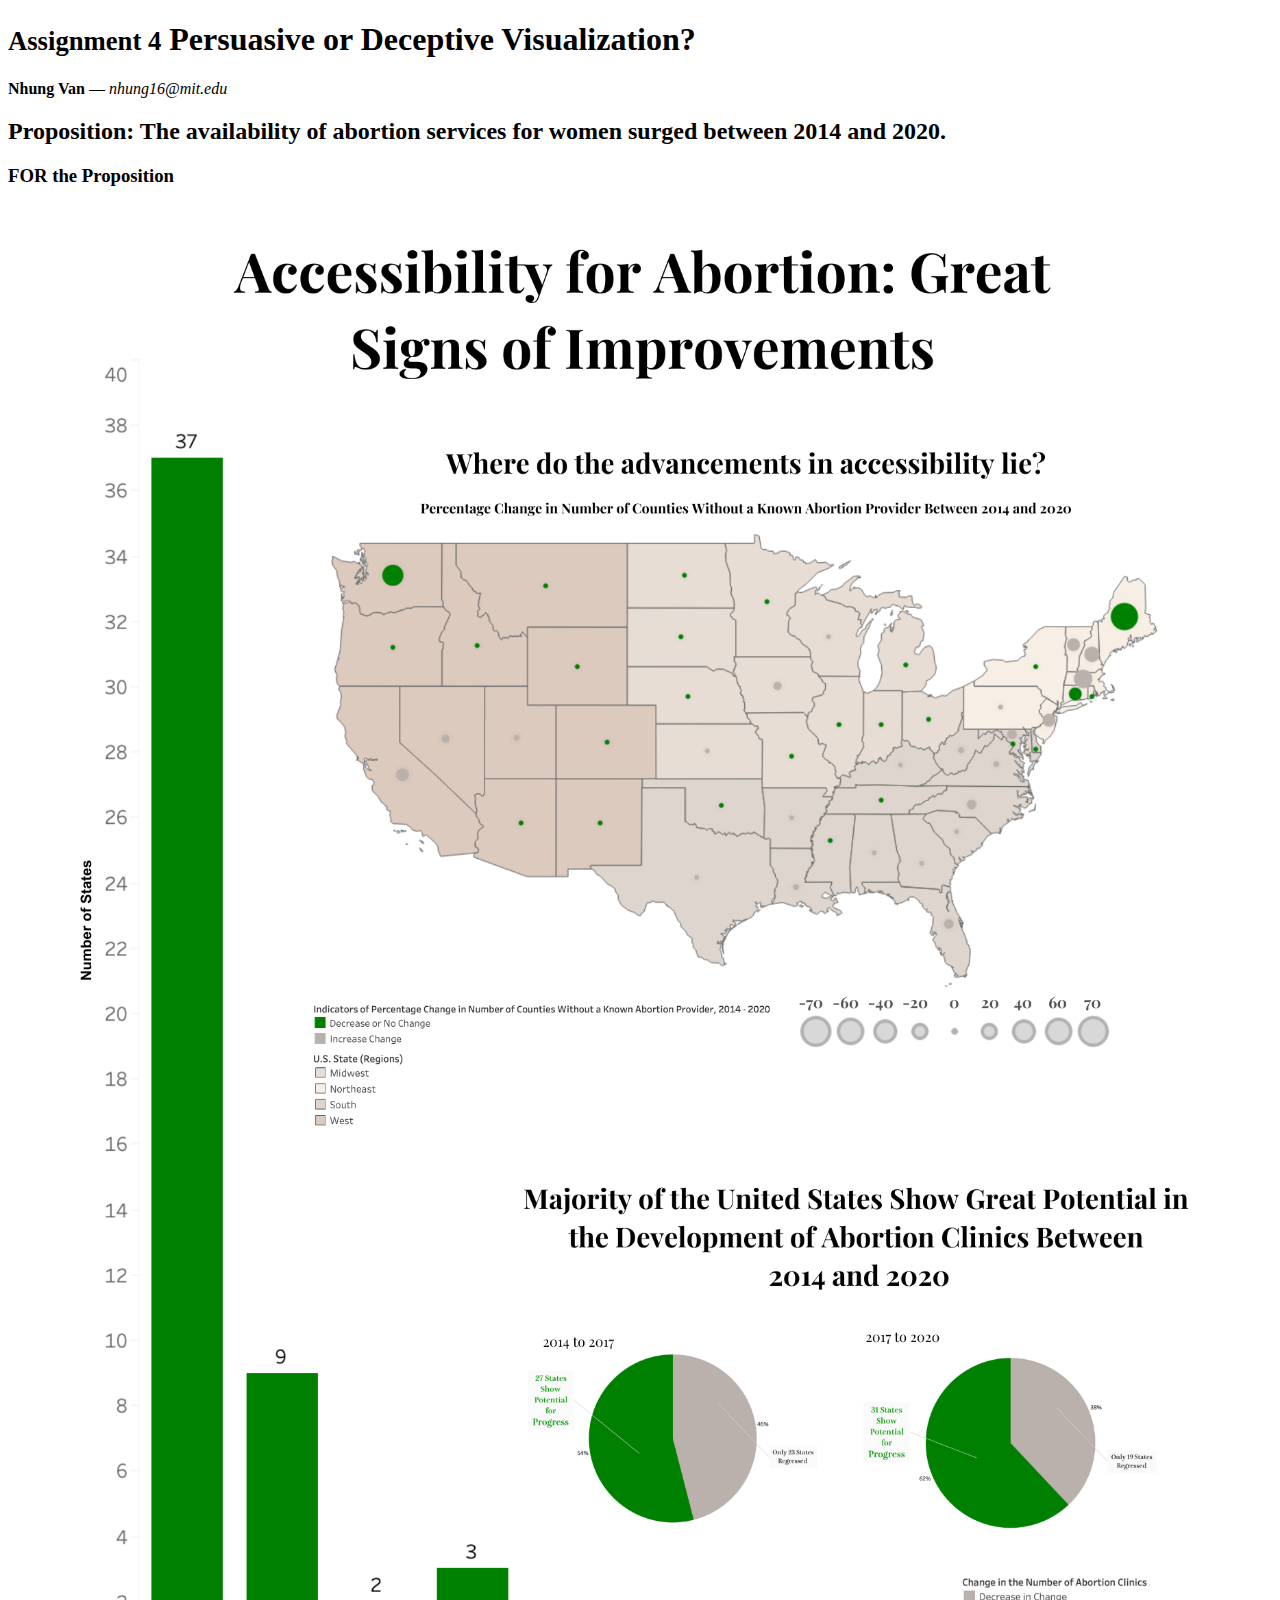
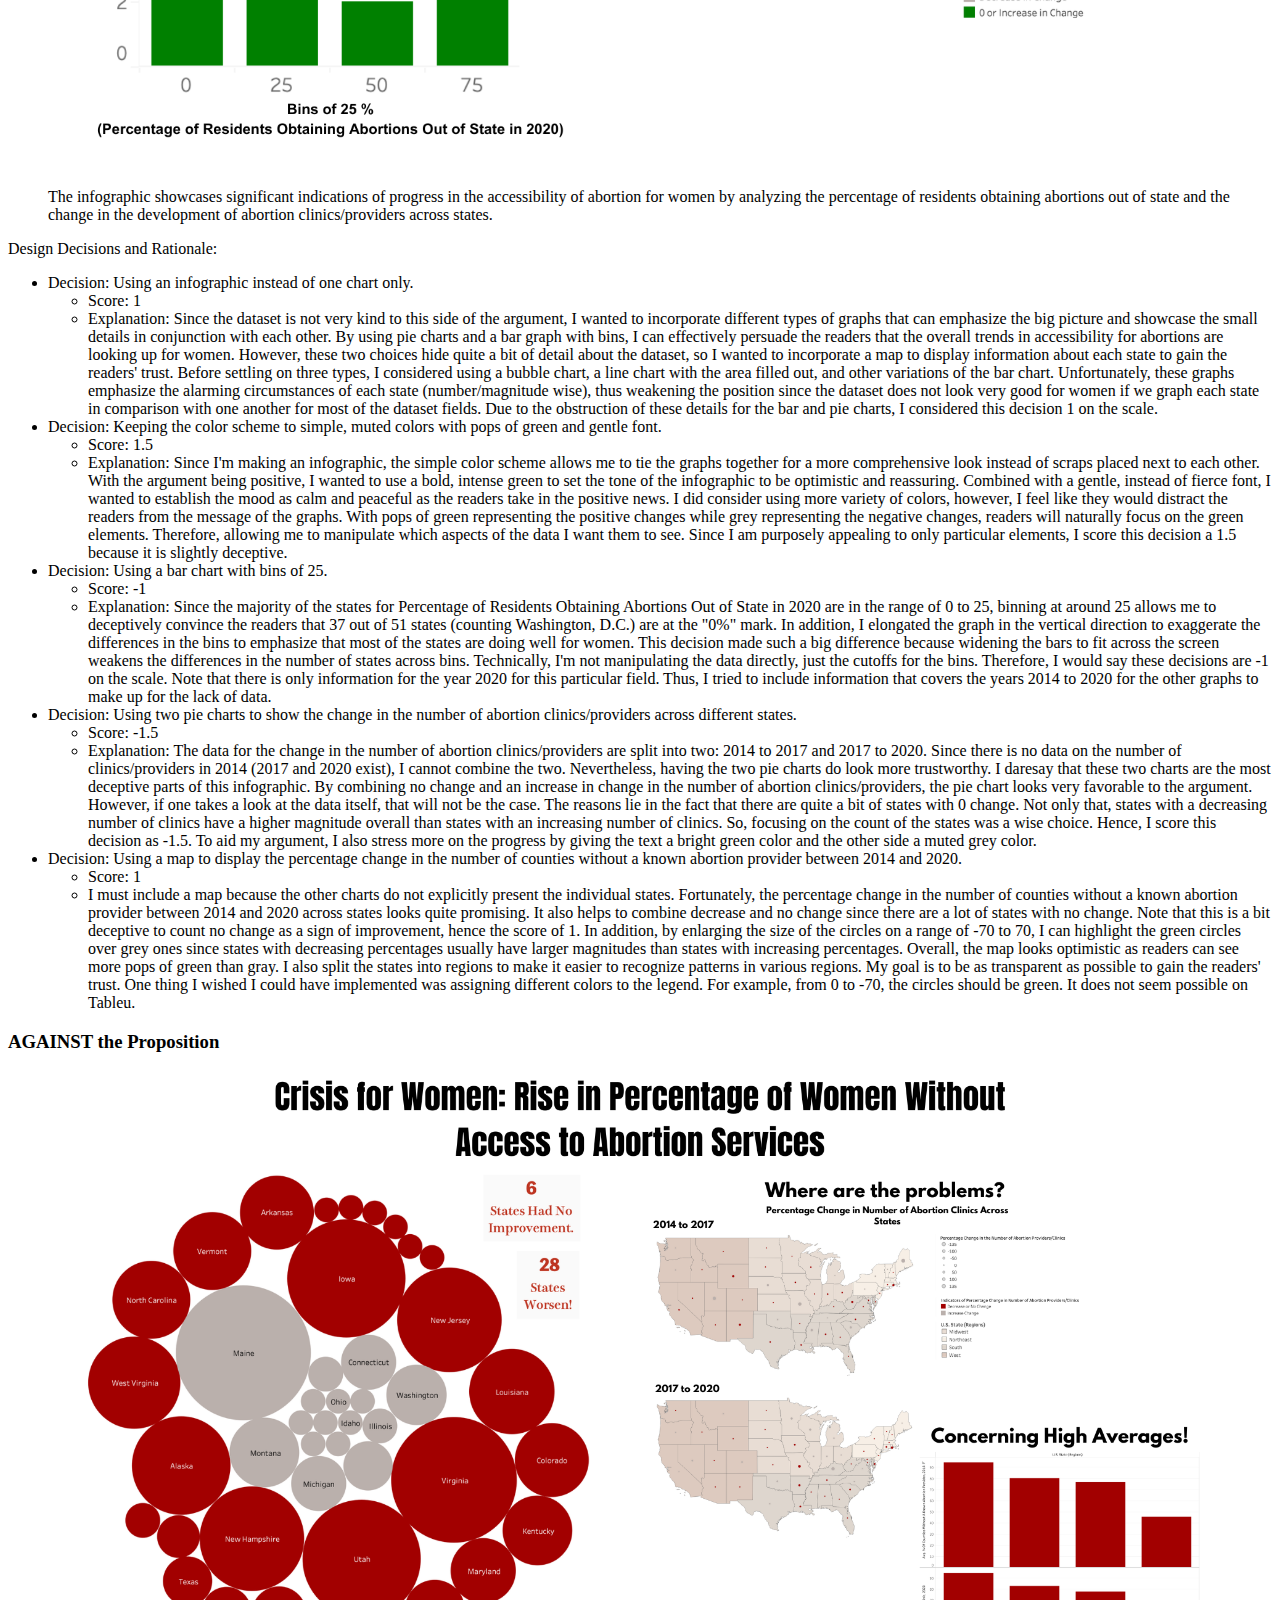
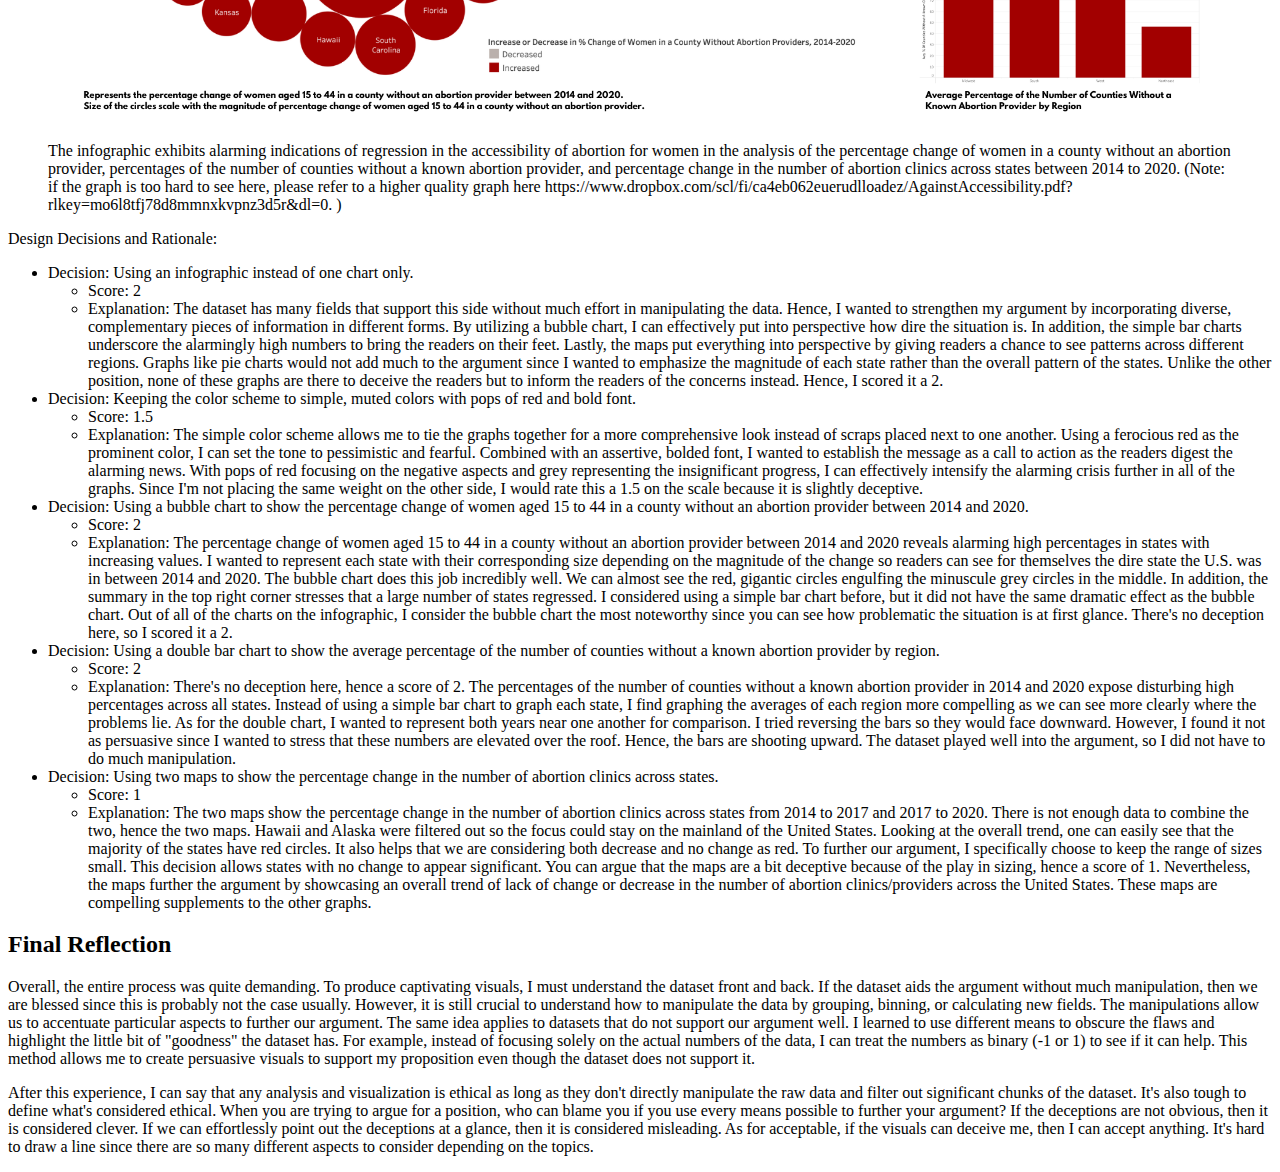
<file: assignment4/index.html>
<!DOCTYPE HTML>
<html lang="en">
<head>
	<title>Vis & Society Assignment 4</title>
	<link rel="stylesheet" href="https://vis-society.github.io/assignments/report.css" />
	<link rel="stylesheet" href="style.css" />
</head>

<body>
	<header>
		<h1>
			<small>Assignment 4</small>
			Persuasive or Deceptive Visualization?
		</h1>

		<p>
			<strong>Nhung Van</strong> — <em>nhung16@mit.edu</em>
		</p>
	</header>

	<main>
    <h2>Proposition:  The availability of abortion services for women surged between 2014 and 2020.
	</h2>

		<section>
      <h3>FOR the Proposition</h3>

      <figure>
				<img src="ForAccess.png" alt="" />
				<figcaption>
					The infographic showcases significant indications of progress in the accessibility of abortion for women by analyzing the percentage of residents obtaining abortions out of state and the change in the development of abortion clinics/providers across states.
				</figcaption>
			</figure>

			<p>
				Design Decisions and Rationale:
			</p>

			<ul>
				<li> 
					Decision: Using an infographic instead of one chart only.
				</li>
				<ul>
					<li>
						Score: 1
					</li>
					<li>
						Explanation: Since the dataset is not very kind to this side of the argument, I wanted to incorporate different types of graphs that can emphasize the big picture and showcase the small details in conjunction with each other. By using pie charts and a bar graph with bins, I can effectively persuade the readers that the overall trends in accessibility for abortions are looking up for women. However, these two choices hide quite a bit of detail about the dataset, so I wanted to incorporate a map to display information about each state to gain the readers' trust. Before settling on three types, I considered using a bubble chart, a line chart with the area filled out, and other variations of the bar chart. Unfortunately, these graphs emphasize the alarming circumstances of each state (number/magnitude wise), thus weakening the position since the dataset does not look very good for women if we graph each state in comparison with one another for most of the dataset fields. Due to the obstruction of these details for the bar and pie charts, I considered this decision 1 on the scale.
					</li>

				</ul>
				<li>Decision: Keeping the color scheme to simple, muted colors with pops of green and gentle font.</li>
				<ul>
					<li>
						Score: 1.5
					</li>
					<li>
						Explanation: Since I'm making an infographic, the simple color scheme allows me to tie the graphs together for a more comprehensive look instead of scraps placed next to each other. With the argument being positive, I wanted to use a bold, intense green to set the tone of the infographic to be optimistic and reassuring. Combined with a gentle, instead of fierce font, I wanted to establish the mood as calm and peaceful as the readers take in the positive news. I did consider using more variety of colors, however, I feel like they would distract the readers from the message of the graphs. With pops of green representing the positive changes while grey representing the negative changes, readers will naturally focus on the green elements. Therefore, allowing me to manipulate which aspects of the data I want them to see. Since I am purposely appealing to only particular elements, I score this decision a 1.5 because it is slightly deceptive.
					</li>
				</ul>

				<li>Decision: Using a bar chart with bins of 25.</li>
				<ul>
					<li>
						Score: -1
					</li>
					<li>
						Explanation: Since the majority of the states for Percentage of Residents Obtaining Abortions Out of State in 2020 are in the range of 0 to 25, binning at around 25 allows me to deceptively convince the readers that 37 out of 51 states (counting Washington, D.C.) are at the "0%" mark. In addition, I elongated the graph in the vertical direction to exaggerate the differences in the bins to emphasize that most of the states are doing well for women. This decision made such a big difference because widening the bars to fit across the screen weakens the differences in the number of states across bins. Technically, I'm not manipulating the data directly, just the cutoffs for the bins. Therefore, I would say these decisions are -1 on the scale. Note that there is only information for the year 2020 for this particular field. Thus, I tried to include information that covers the years 2014 to 2020 for the other graphs to make up for the lack of data.
					</li>
				</ul>

				<li>Decision: Using two pie charts to show the change in the number of abortion clinics/providers across different states.</li>
				<ul>
					<li>
						Score: -1.5
					</li>
					<li>
						Explanation: The data for the change in the number of abortion clinics/providers are split into two: 2014 to 2017 and 2017 to 2020. Since there is no data on the number of clinics/providers in 2014 (2017 and 2020 exist), I cannot combine the two. Nevertheless, having the two pie charts do look more trustworthy. I daresay that these two charts are the most deceptive parts of this infographic. By combining no change and an increase in change in the number of abortion clinics/providers, the pie chart looks very favorable to the argument. However, if one takes a look at the data itself, that will not be the case. The reasons lie in the fact that there are quite a bit of states with 0 change. Not only that, states with a decreasing number of clinics have a higher magnitude overall than states with an increasing number of clinics. So, focusing on the count of the states was a wise choice. Hence, I score this decision as -1.5. To aid my argument, I also stress more on the progress by giving the text a bright green color and the other side a muted grey color.
					</li>
				</ul>

				<li>Decision: Using a map to display the percentage change in the number of counties without a known abortion provider between 2014 and 2020.</li>
				<ul>
					<li>
						Score: 1
					</li>
					<li>
						I must include a map because the other charts do not explicitly present the individual states. Fortunately, the percentage change in the number of counties without a known abortion provider between 2014 and 2020 across states looks quite promising. It also helps to combine decrease and no change since there are a lot of states with no change. Note that this is a bit deceptive to count no change as a sign of improvement, hence the score of 1. In addition, by enlarging the size of the circles on a range of -70 to 70, I can highlight the green circles over grey ones since states with decreasing percentages usually have larger magnitudes than states with increasing percentages. Overall, the map looks optimistic as readers can see more pops of green than gray. I also split the states into regions to make it easier to recognize patterns in various regions. My goal is to be as transparent as possible to gain the readers' trust. One thing I wished I could have implemented was assigning different colors to the legend. For example, from 0 to -70, the circles should be green. It does not seem possible on Tableu.
					</li>
				</ul>

			</ul>
    </section>

    <section>
      <h3>AGAINST the Proposition</h3>

      <figure>
				<img src="AgainstAccessibility.png" alt="" />
				<figcaption>
					The infographic exhibits alarming indications of regression in the accessibility of abortion for women in the analysis of the percentage change of women in a county without an abortion provider, percentages of the number of counties without a known abortion provider, and percentage change in the number of abortion clinics across states between 2014 to 2020. (Note: if the graph is too hard to see here, please refer to a higher quality graph here https://www.dropbox.com/scl/fi/ca4eb062euerudlloadez/AgainstAccessibility.pdf?rlkey=mo6l8tfj78d8mmnxkvpnz3d5r&dl=0. )
				</figcaption>
			</figure>

			<p>
				Design Decisions and Rationale:
			</p>

			<ul>
				<li>Decision: Using an infographic instead of one chart only. </li>
				<ul>
					<li>
						Score: 2
					</li>
					<li>
						Explanation: The dataset has many fields that support this side without much effort in manipulating the data. Hence, I wanted to strengthen my argument by incorporating diverse, complementary pieces of information in different forms. By utilizing a bubble chart, I can effectively put into perspective how dire the situation is. In addition, the simple bar charts underscore the alarmingly high numbers to bring the readers on their feet. Lastly, the maps put everything into perspective by giving readers a chance to see patterns across different regions. Graphs like pie charts would not add much to the argument since I wanted to emphasize the magnitude of each state rather than the overall pattern of the states. Unlike the other position, none of these graphs are there to deceive the readers but to inform the readers of the concerns instead. Hence, I scored it a 2.
					</li>
				</ul>
				<li> Decision: Keeping the color scheme to simple, muted colors with pops of red and bold font. </li>
				<ul>
					<li>
						Score: 1.5
					</li>
					<li>
						Explanation: The simple color scheme allows me to tie the graphs together for a more comprehensive look instead of scraps placed next to one another. Using a ferocious red as the prominent color, I can set the tone to pessimistic and fearful. Combined with an assertive, bolded font, I wanted to establish the message as a call to action as the readers digest the alarming news. With pops of red focusing on the negative aspects and grey representing the insignificant progress, I can effectively intensify the alarming crisis further in all of the graphs. Since I'm not placing the same weight on the other side, I would rate this a 1.5 on the scale because it is slightly deceptive.
					</li>
				</ul>
				<li>Decision: Using a bubble chart to show the percentage change of women aged 15 to 44 in a county without an abortion provider between 2014 and 2020.</li>
				<ul>
					<li>
						Score: 2
					</li>
					<li>
						Explanation: The percentage change of women aged 15 to 44 in a county without an abortion provider between 2014 and 2020 reveals alarming high percentages in states with increasing values. I wanted to represent each state with their corresponding size depending on the magnitude of the change so readers can see for themselves the dire state the U.S. was in between 2014 and 2020. The bubble chart does this job incredibly well. We can almost see the red, gigantic circles engulfing the minuscule grey circles in the middle. In addition, the summary in the top right corner stresses that a large number of states regressed. I considered using a simple bar chart before, but it did not have the same dramatic effect as the bubble chart. Out of all of the charts on the infographic, I consider the bubble chart the most noteworthy since you can see how problematic the situation is at first glance. There's no deception here, so I scored it a 2.
					</li>
				</ul>
				<li>Decision: Using a double bar chart to show the average percentage of the number of counties without a known abortion provider by region. </li>
				<ul>
					<li>
						Score: 2
					</li>
					<li>
						Explanation: There's no deception here, hence a score of 2. The percentages of the number of counties without a known abortion provider in 2014 and 2020 expose disturbing high percentages across all states. Instead of using a simple bar chart to graph each state, I find graphing the averages of each region more compelling as we can see more clearly where the problems lie. As for the double chart, I wanted to represent both years near one another for comparison. I tried reversing the bars so they would face downward. However, I found it not as persuasive since I wanted to stress that these numbers are elevated over the roof. Hence, the bars are shooting upward. The dataset played well into the argument, so I did not have to do much manipulation.
					</li>
				</ul>
				<li>Decision: Using two maps to show the percentage change in the number of abortion clinics across states.</li>
				<ul>
					<li>
						Score: 1
					</li>
					<li>
						Explanation: The two maps show the percentage change in the number of abortion clinics across states from 2014 to 2017 and 2017 to 2020. There is not enough data to combine the two, hence the two maps. Hawaii and Alaska were filtered out so the focus could stay on the mainland of the United States. Looking at the overall trend, one can easily see that the majority of the states have red circles. It also helps that we are considering both decrease and no change as red. To further our argument, I specifically choose to keep the range of sizes small. This decision allows states with no change to appear significant. You can argue that the maps are a bit deceptive because of the play in sizing, hence a score of 1. Nevertheless, the maps further the argument by showcasing an overall trend of lack of change or decrease in the number of abortion clinics/providers across the United States. These maps are compelling supplements to the other graphs.
					</li>
				</ul>
			</ul>
    </section>

    <section>
      <h2>Final Reflection</h2>

      <p>
		Overall, the entire process was quite demanding. To produce captivating visuals, I must understand the dataset front and back. If the dataset aids the argument without much manipulation, then we are blessed since this is probably not the case usually. However, it is still crucial to understand how to manipulate the data by grouping, binning, or calculating new fields. The manipulations allow us to accentuate particular aspects to further our argument. The same idea applies to datasets that do not support our argument well. I learned to use different means to obscure the flaws and highlight the little bit of "goodness" the dataset has. For example, instead of focusing solely on the actual numbers of the data, I can treat the numbers as binary (-1 or 1) to see if it can help. This method allows me to create persuasive visuals to support my proposition even though the dataset does not support it. 
	</p>
	<p>
		After this experience, I can say that any analysis and visualization is ethical as long as they don't directly manipulate the raw data and filter out significant chunks of the dataset. It's also tough to define what's considered ethical. When you are trying to argue for a position, who can blame you if you use every means possible to further your argument? If the deceptions are not obvious, then it is considered clever. If we can effortlessly point out the deceptions at a glance, then it is considered misleading. As for acceptable, if the visuals can deceive me, then I can accept anything. It's hard to draw a line since there are so many different aspects to consider depending on the topics.
	</p>
    </section>
	</main>
</body>
</html>
</file>
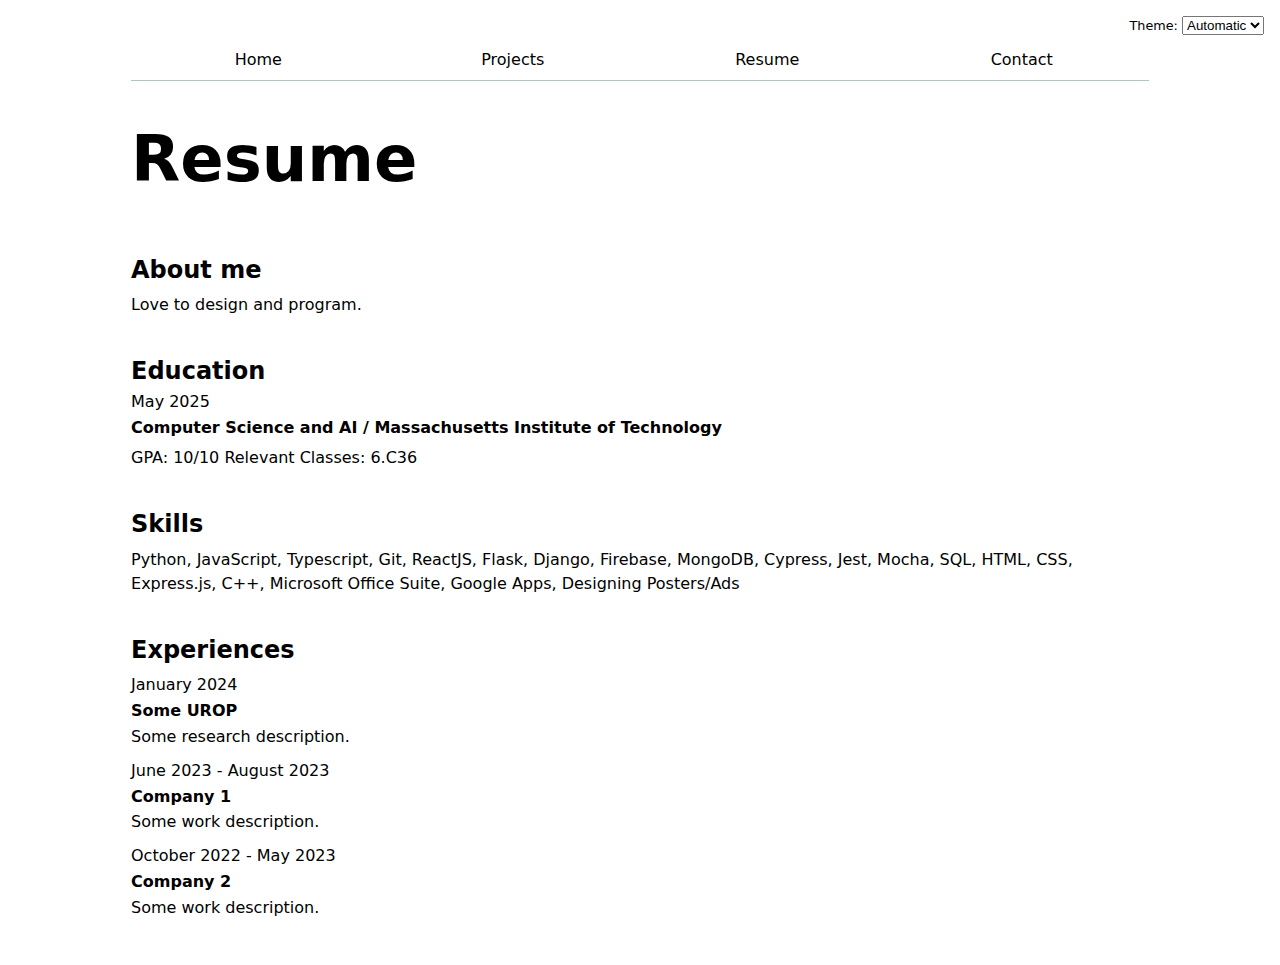
<file: resume/index.html>
<!DOCTYPE html>
<html lang="en">
<head>
    <meta charset="UTF-8">
    <meta name="viewport" content="width=device-width, initial-scale=1.0">
    <link rel = "stylesheet" href="../style.css">
    <script type= "module" src="../global.js"></script>
    <title>Resume</title>
</head>
<body>
    <!-- <nav class="nav-bar">
        <a class="nav-link" href="../"> Home </a>
        <a class="nav-link" href="../contact/">Contact</a>
        <a class="nav-link" href="../projects/">Projects</a>
        <a class="nav-link" href="./">Resume</a>
    </nav> -->
    <h1>Resume</h1>
    <article class="resume">
        <section class="resume-section">
            <h2>About me</h2>
            <p>Love to design and program.</p>
        </section>
        <section class="resume-section">
            <h2>Education</h2>
            <time datetime="2025-05">May 2025</time>
            <h4>Computer Science and AI / Massachusetts Institute of Technology</h4>
            <p>GPA: 10/10 Relevant Classes: 6.C36</p>
        </section>
        <section class="resume-section">
            <h2>Skills</h2>
            <p>Python, JavaScript, Typescript, Git, ReactJS, Flask, Django, Firebase, MongoDB, Cypress, Jest, Mocha, SQL, HTML, CSS,
                Express.js, C++, Microsoft Office Suite, Google Apps, Designing Posters/Ads</p>
        </section>
        <section class="resume-section">
            <h2>Experiences</h2>
            <section class="experiences">
                <time datetime="2024-01">January 2024</time>
                <h4>Some UROP</h4>
                <p>Some research description.</p>
            </section>
            <section class="experiences">
                <span><time datetime="2023-06">June 2023</time> - <time datetime="2023-08">
                    August 2023
                </time></span>
                <h4>Company 1</h4>
                <p>Some work description.</p>
            </section>
            <section class="experiences">
                <span><time datetime="2022-10">October 2022</time> - <time datetime="2023-05">
                    May 2023
                </time></span>
                <h4>Company 2</h4>
                <p>Some work description.</p>
            </section>
        </section>
    </article>
    
</body>
</html>
</file>
<file: style.css>
body {
    /* Set line height to 1.5 times the font size
       and use the OS’s UI font as the website font
     */
    font: 100%/1.5 system-ui;
    max-width: 100ch ;
    margin-inline: auto;
    padding: 2em;
}

:root {
    --color-accent: rgb(245, 204, 210);
}
   

.panda-img {
    width: 30vw;
}

.nav-bar {
    --border-color: oklch(50% 10% 200 / 40%);
    display: flex;
    margin-bottom: 1em ;
    border-bottom-width: 1px;
    border-bottom-style: solid;
    border-bottom-color: var(--border-color);
}

.nav-link {
    flex: 1;
    text-decoration: none;
    color: inherit;
    text-align: center;
    padding: .5em;
}

.current {
    border-bottom: solid .4em oklch(90% 3% 200);
    padding-bottom: .2em;
}

a:hover {
    border-bottom: solid .4em var(--color-accent);
    padding-bottom: .2em;
}  


/* try with block */
/* .contact-elements {
    display: block;
    font: inherit;
    width: 100%;
    box-sizing: border-box;
    margin-block: .5em;
} */


.contact-form {
    display: grid;
    grid-template-columns: auto 1fr ;
    gap: 1em;
}

.contact-elements{
    display: grid;
    grid-column: 1/-1;
    grid-template-columns: subgrid;
}

img {
    max-width: 100%
}

.projects {
    display: grid;
    grid-template-columns: repeat(auto-fill, minmax(15em, 1fr));
    gap: .5em;
}

.projects article {
    display: grid;
    grid-template-rows: subgrid;
    grid-row: span 3;
}

.projects h2 {
    margin: 0;
}

h1 {
 font-size: 400%;
}

h1, h2, h3, h4, h5, h6 {
    line-height: 1.1;
    text-wrap: balance;
}

.resume {
    display: grid;
    gap: 1em;
}

.resume-section {
    display: grid;
    grid-template-columns: subgrid;
}

.resume-section h4, p{
   margin: 5px 0px 5px 0px;
}

.resume-section h2 {
    margin-bottom: 5px;
}

.experiences {
    margin-top: 5px;
}

.color-scheme {
    position: absolute;
    top: 1rem;
    right: 1rem;
    font-size: 80%;
    font-family: inherit;
}
</file>
<file: assignment2/style.css>
img {
    width: 100%;
}
</file>
<file: assignment3/style.css>
img {
    width: 100%;
}
</file>
<file: assignment4/style.css>
img {
    width: 100%;
}
</file>
